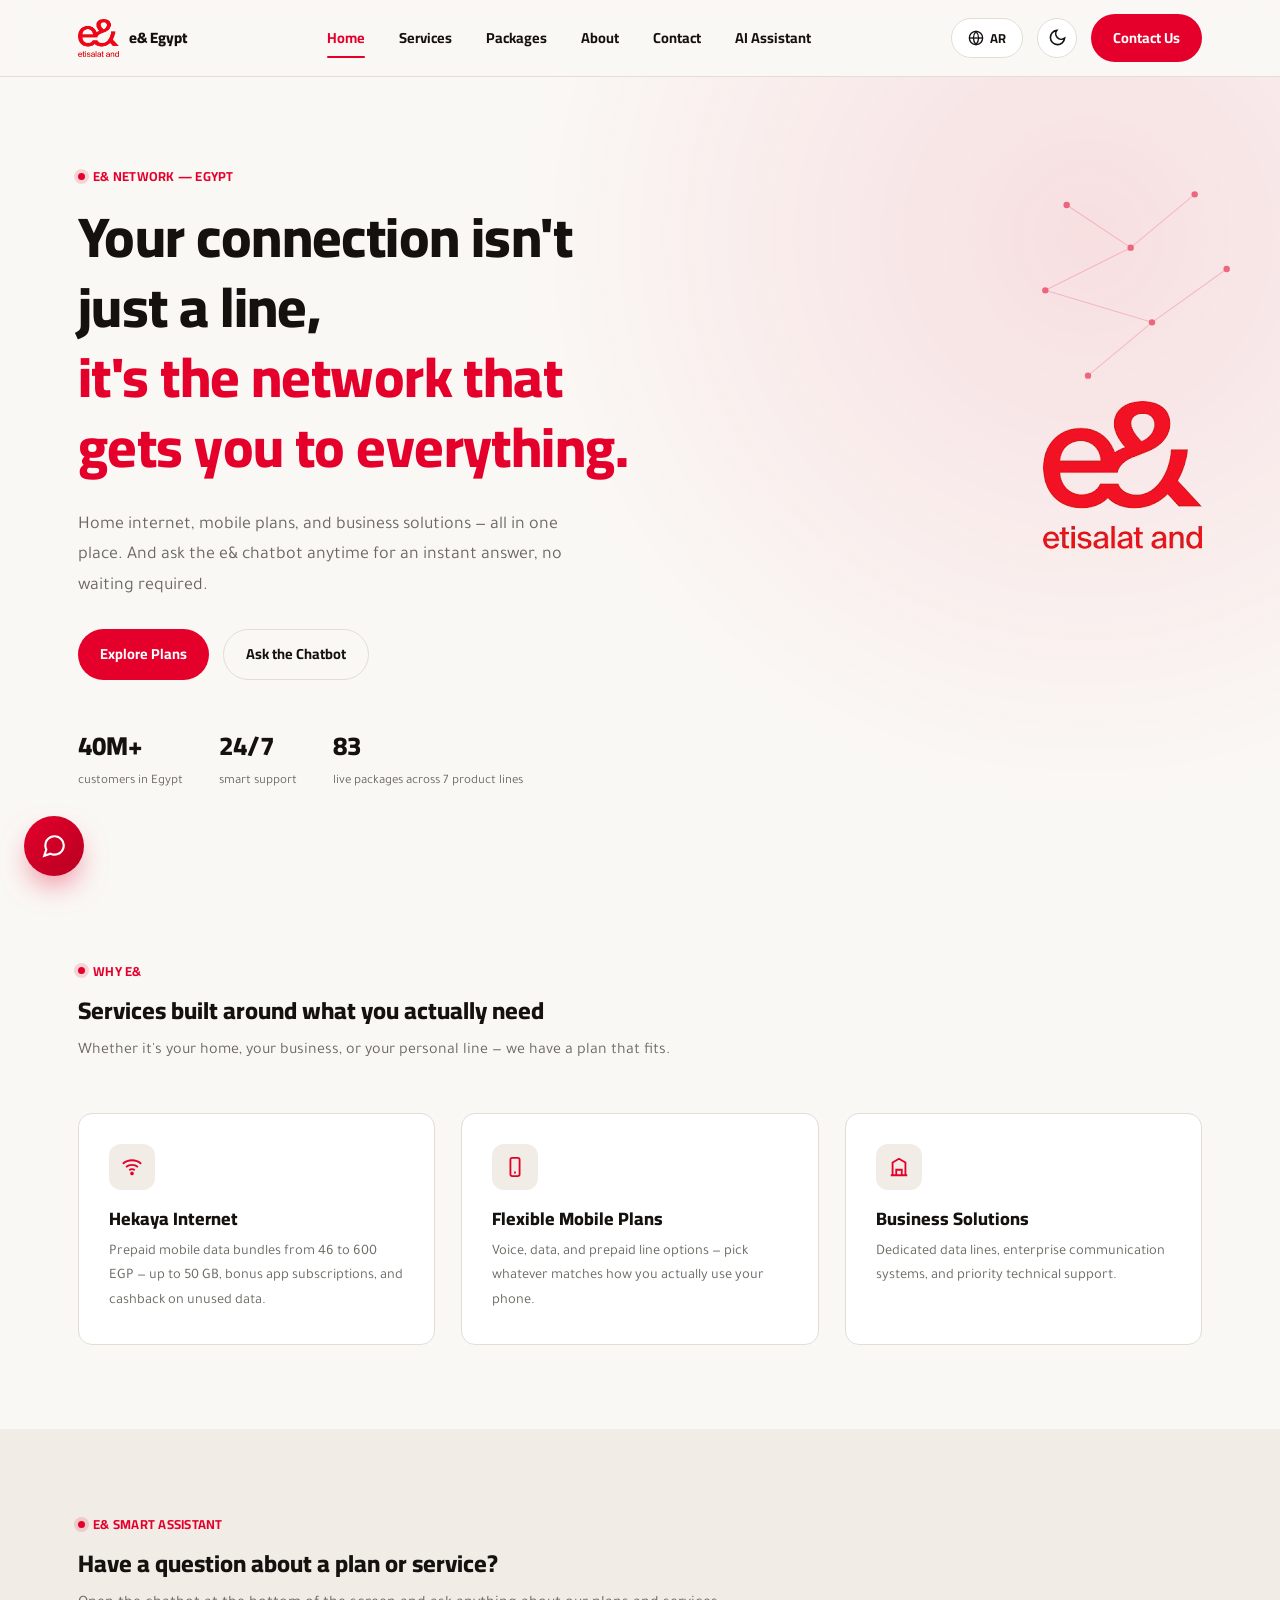
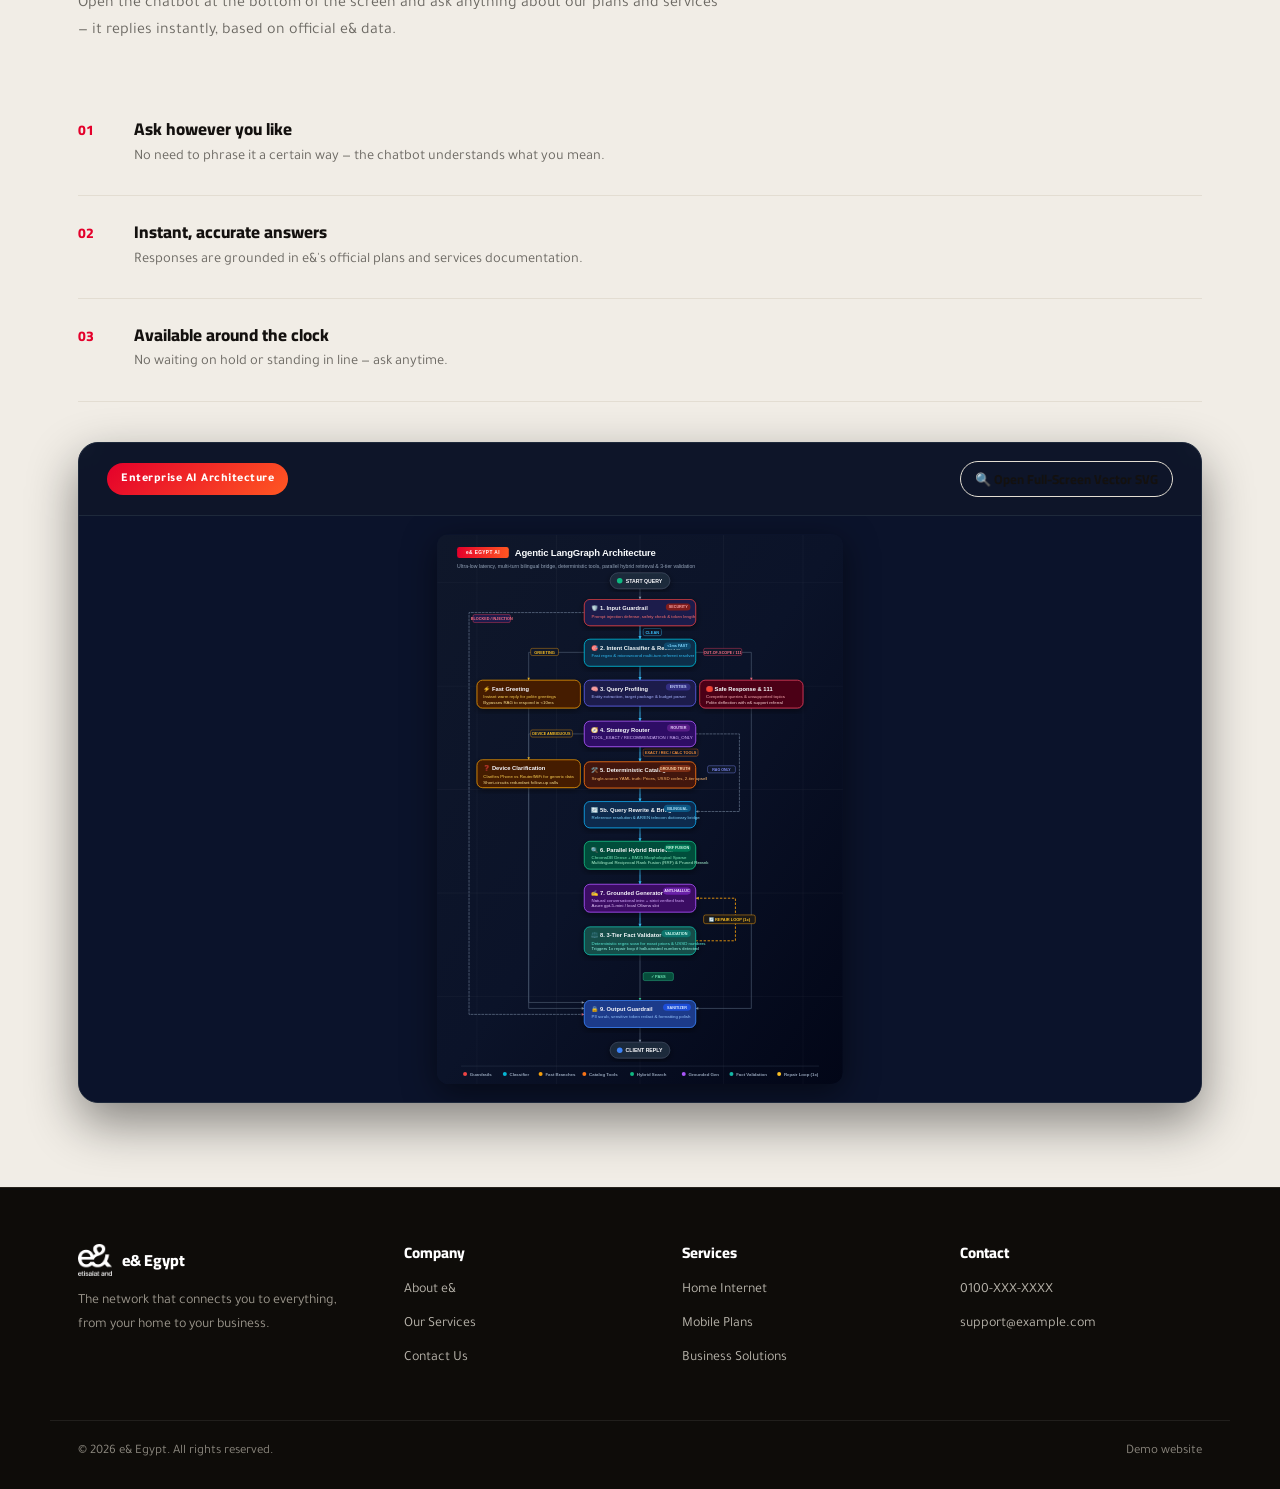
<file: site/index.html>
<!DOCTYPE html>
<html lang="en">
<head>
<meta charset="UTF-8">
<meta name="viewport" content="width=device-width, initial-scale=1.0">
<title>e& Egypt | Connecting What Matters</title>
<link rel="stylesheet" href="assets/style.css?v=20260908_chatbot_v1">
<script src="assets/theme.js?v=20260905_rich_v4"></script>
<script src="assets/translations.js?v=20260905_rich_v4"></script>
<script src="assets/lang.js?v=20260905_rich_v4"></script>
</head>

<body>

<header class="site-header">
  <div class="container">
    <a href="index.html" class="brand">
      <img src="assets/logo.png" alt="e& logo">
      <span data-i18n="brand.name">e& Egypt</span>
    </a>
    <nav class="nav">
      <a href="index.html" class="active" data-i18n="nav.home">Home</a>
      <a href="services.html" data-i18n="nav.services">Services</a>
      <a href="packages.html" data-i18n="nav.packages">Packages</a>
      <a href="about.html" data-i18n="nav.about">About</a>
      <a href="contact.html" data-i18n="nav.contact">Contact</a>
      <a href="chatbot.html" data-i18n="nav.chatbot">AI Assistant</a>
    </nav>
    <div class="header-actions">
      <button id="lang-toggle" class="lang-toggle" aria-label="Switch language">
        <svg viewBox="0 0 24 24" fill="none" stroke="currentColor" stroke-width="2"><circle cx="12" cy="12" r="10"></circle><line x1="2" y1="12" x2="22" y2="12"></line><path d="M12 2a15 15 0 0 1 0 20 15 15 0 0 1 0-20z"></path></svg>
        <span id="lang-toggle-label">AR</span>
      </button>
      <button id="theme-toggle" class="theme-toggle" aria-label="Toggle dark mode">
        <svg class="moon" viewBox="0 0 24 24" fill="none" stroke="currentColor" stroke-width="2"><path d="M21 12.8A9 9 0 1 1 11.2 3 7 7 0 0 0 21 12.8z"></path></svg>
        <svg class="sun" viewBox="0 0 24 24" fill="none" stroke="currentColor" stroke-width="2"><circle cx="12" cy="12" r="4"></circle><path d="M12 2v2M12 20v2M4.9 4.9l1.4 1.4M17.7 17.7l1.4 1.4M2 12h2M20 12h2M4.9 19.1l1.4-1.4M17.7 6.3l1.4-1.4"></path></svg>
      </button>
      <a href="contact.html" class="btn btn-primary" data-i18n="nav.contactBtn">Contact Us</a>
    </div>
  </div>
</header>

<section class="hero">
  <svg class="signal-grid" viewBox="0 0 1200 700" preserveAspectRatio="xMidYMid slice">
    <g fill="#E4002B">
      <circle cx="1000" cy="120" r="3"></circle>
      <circle cx="1060" cy="160" r="3"></circle>
      <circle cx="1120" cy="110" r="3"></circle>
      <circle cx="980" cy="200" r="3"></circle>
      <circle cx="1080" cy="230" r="3"></circle>
      <circle cx="1150" cy="180" r="3"></circle>
      <circle cx="1020" cy="280" r="3"></circle>
    </g>
    <g stroke="#E4002B" stroke-width="1" opacity="0.35">
      <line x1="1000" y1="120" x2="1060" y2="160"></line>
      <line x1="1060" y1="160" x2="1120" y2="110"></line>
      <line x1="1060" y1="160" x2="980" y2="200"></line>
      <line x1="980" y1="200" x2="1080" y2="230"></line>
      <line x1="1080" y1="230" x2="1150" y2="180"></line>
      <line x1="1080" y1="230" x2="1020" y2="280"></line>
    </g>
  </svg>
  <div class="container hero-inner">
    <div>
      <div class="eyebrow" data-i18n="home.eyebrow">e& Network — Egypt</div>
      <h1 data-i18n-html="home.h1">Your connection isn't just a line,<br><em>it's the network that gets you to everything.</em></h1>
      <p class="lead" data-i18n="home.lead">Home internet, mobile plans, and business solutions — all in one place. And ask the e& chatbot anytime for an instant answer, no waiting required.</p>
      <div class="hero-cta">
        <a href="services.html" class="btn btn-primary" data-i18n="home.ctaPrimary">Explore Plans</a>
        <a href="chatbot.html" class="btn btn-outline" data-i18n="home.ctaSecondary">Ask the Chatbot</a>
      </div>
      <div class="hero-stats">
        <div class="stat"><b data-i18n="home.stat1n">40M+</b><span data-i18n="home.stat1s">customers in Egypt</span></div>
        <div class="stat"><b data-i18n="home.stat2n">24/7</b><span data-i18n="home.stat2s">smart support</span></div>
        <div class="stat"><b data-i18n="home.stat3n">83</b><span data-i18n="home.stat3s">live packages across 7 product lines</span></div>
      </div>
    </div>
    <div class="hero-visual">
      <img src="assets/logo.png" alt="e& logo" style="width:100%; opacity:.94;">
    </div>
  </div>
</section>

<section>
  <div class="container">
    <div class="section-head">
      <div class="eyebrow" data-i18n="home.whyEyebrow">Why e&</div>
      <h2 data-i18n="home.whyH2">Services built around what you actually need</h2>
      <p data-i18n="home.whyLead">Whether it's your home, your business, or your personal line — we have a plan that fits.</p>
    </div>
    <div class="grid-3">
      <div class="card">
        <div class="icon">
          <svg width="22" height="22" viewBox="0 0 24 24" fill="none" stroke="currentColor" stroke-width="2"><path d="M2 8.5a15 15 0 0 1 20 0M5.5 12a10 10 0 0 1 13 0M9 15.5a5 5 0 0 1 6 0"></path><circle cx="12" cy="19" r="1" fill="currentColor"></circle></svg>
        </div>
        <h3 data-i18n="home.card1h">Hekaya Internet</h3>
        <p data-i18n="home.card1p">Prepaid mobile data bundles from 46 to 600 EGP — up to 50 GB, bonus app subscriptions, and cashback on unused data.</p>
      </div>
      <div class="card">
        <div class="icon">
          <svg width="22" height="22" viewBox="0 0 24 24" fill="none" stroke="currentColor" stroke-width="2"><rect x="7" y="2" width="10" height="20" rx="2"></rect><line x1="11" y1="18" x2="13" y2="18"></line></svg>
        </div>
        <h3 data-i18n="home.card2h">Flexible Mobile Plans</h3>
        <p data-i18n="home.card2p">Voice, data, and prepaid line options — pick whatever matches how you actually use your phone.</p>
      </div>
      <div class="card">
        <div class="icon">
          <svg width="22" height="22" viewBox="0 0 24 24" fill="none" stroke="currentColor" stroke-width="2"><path d="M3 21h18M5 21V7l7-4 7 4v14M9 21v-6h6v6"></path></svg>
        </div>
        <h3 data-i18n="home.card3h">Business Solutions</h3>
        <p data-i18n="home.card3p">Dedicated data lines, enterprise communication systems, and priority technical support.</p>
      </div>
    </div>
  </div>
</section>

<section class="section-alt" id="faq">
  <div class="container">
    <div class="section-head">
      <div class="eyebrow" data-i18n="home.faqEyebrow">e& Smart Assistant</div>
      <h2 data-i18n="home.faqH2">Have a question about a plan or service?</h2>
      <p data-i18n="home.faqLead">Open the chatbot at the bottom of the screen and ask anything about our plans and services — it replies instantly, based on official e& data.</p>
    </div>
    <div class="value-row">
      <span class="n">01</span>
      <div><h4 data-i18n="home.row1h">Ask however you like</h4><p data-i18n="home.row1p">No need to phrase it a certain way — the chatbot understands what you mean.</p></div>
    </div>
    <div class="value-row">
      <span class="n">02</span>
      <div><h4 data-i18n="home.row2h">Instant, accurate answers</h4><p data-i18n="home.row2p">Responses are grounded in e&'s official plans and services documentation.</p></div>
    </div>
    <div class="value-row">
      <span class="n">03</span>
      <div><h4 data-i18n="home.row3h">Available around the clock</h4><p data-i18n="home.row3p">No waiting on hold or standing in line — ask anytime.</p></div>
    </div>

    <div class="architecture-card" style="margin-top:40px;">
      <div class="architecture-card-header">
        <span class="badge" data-i18n="about.archEyebrow">Agentic AI Architecture</span>
        <a href="about.html#architecture" class="btn btn-outline" style="padding:6px 14px; font-size:13px;" data-i18n="about.archOpen">🔍 Open Full Diagram</a>
      </div>
      <div class="architecture-img-wrap" style="padding:18px;">
        <img src="assets/agentic_rag_graph.svg" alt="e& Egypt Agentic LangGraph Architecture" class="architecture-img" style="max-height:550px;">
      </div>
    </div>
  </div>
</section>


<footer class="site-footer">
  <div class="container">
    <div>
      <div class="foot-brand">
        <img src="assets/logo.png" alt="e& logo">
        <span data-i18n="brand.name">e& Egypt</span>
      </div>
      <p style="color:#B9B5AC; font-size:14px; max-width:280px;" data-i18n="footer.tagline">The network that connects you to everything, from your home to your business.</p>
    </div>
    <div>
      <h4 data-i18n="footer.company">Company</h4>
      <a href="about.html" data-i18n="footer.about">About e&</a>
      <a href="services.html" data-i18n="footer.services">Our Services</a>
      <a href="contact.html" data-i18n="footer.contact">Contact Us</a>
    </div>
    <div>
      <h4 data-i18n="footer.servicesHead">Services</h4>
      <a href="services.html" data-i18n="footer.home">Home Internet</a>
      <a href="services.html" data-i18n="footer.mobile">Mobile Plans</a>
      <a href="services.html" data-i18n="footer.business">Business Solutions</a>
    </div>
    <div>
      <h4 data-i18n="footer.contactHead">Contact</h4>
      <a href="tel:0100">0100-XXX-XXXX</a>
      <a href="mailto:support@example.com">support@example.com</a>
    </div>
  </div>
  <div class="footer-bottom">
    <span data-i18n="footer.rights">© 2026 e& Egypt. All rights reserved.</span>
    <span data-i18n="footer.demo">Demo website</span>
  </div>
</footer>

<button id="chat-launcher" aria-label="Open chatbot">
  <svg width="26" height="26" viewBox="0 0 24 24" fill="none" stroke="white" stroke-width="2"><path d="M21 11.5a8.4 8.4 0 0 1-.9 3.8 8.5 8.5 0 0 1-7.6 4.7 8.4 8.4 0 0 1-3.8-.9L3 21l1.9-5.7a8.4 8.4 0 0 1-.9-3.8 8.5 8.5 0 0 1 4.7-7.6 8.4 8.4 0 0 1 3.8-.9h.5a8.48 8.48 0 0 1 8 8v.5z"></path></svg>
</button>
<div id="chat-panel">
  <div class="chat-head">
    <span class="dot"></span>
    <div><b data-i18n="chat.title">e& Assistant</b><small data-i18n="chat.subtitle">Usually replies in seconds</small></div>
    <button id="chat-close" aria-label="Close">✕</button>
  </div>
  <div class="chat-model-bar">
    <span class="chat-model-label" data-i18n="chat.modelSelectorLabel">Model:</span>
    <div class="model-toggle-group">
      <button type="button" class="model-btn active" data-model="cloud">
        <span class="icon">☁️</span>
        <span data-i18n="chat.modelCloud">Cloud (GPT-4o mini)</span>
      </button>
      <button type="button" class="model-btn" data-model="local">
        <span class="icon">⚡</span>
        <span data-i18n="chat.modelLocal">Local GPU (DeepSeek-R1 7B)</span>
      </button>
    </div>
  </div>
  <div class="chat-body" id="chat-body">
    <div class="msg bot" data-i18n="chat.greeting">Hi! I'm the e& smart assistant 👋 Ask me about any plan or service.</div>
  </div>
  <form class="chat-input" id="chat-form">
    <input type="text" id="chat-input" placeholder="Type your question..." data-i18n-ph="chat.placeholder" autocomplete="off">
    <button type="submit" aria-label="Send">
      <svg width="18" height="18" viewBox="0 0 24 24" fill="none" stroke="white" stroke-width="2"><line x1="22" y1="2" x2="11" y2="13"></line><polygon points="22 2 15 22 11 13 2 9 22 2"></polygon></svg>
    </button>
  </form>
</div>

<script src="assets/chat.js?v=20260908_anim_v2"></script>
</body>
</html>
</file>
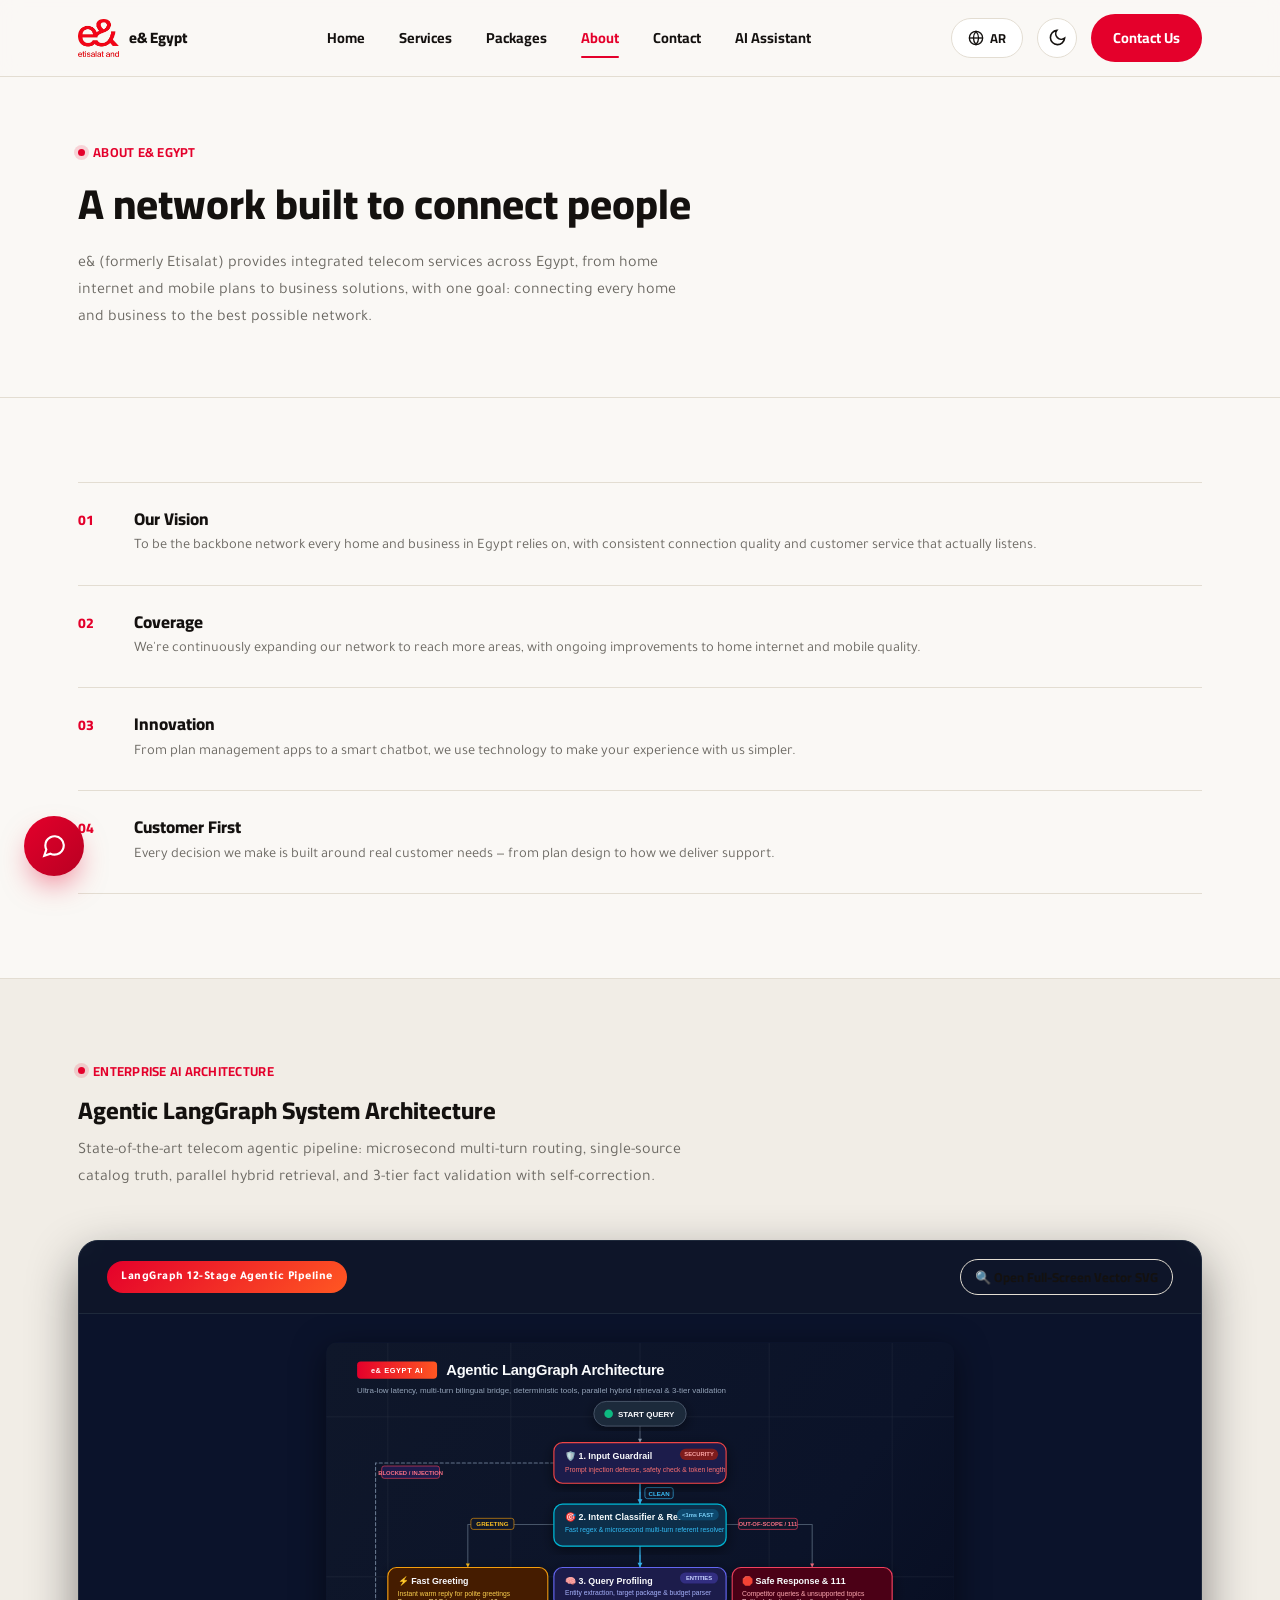
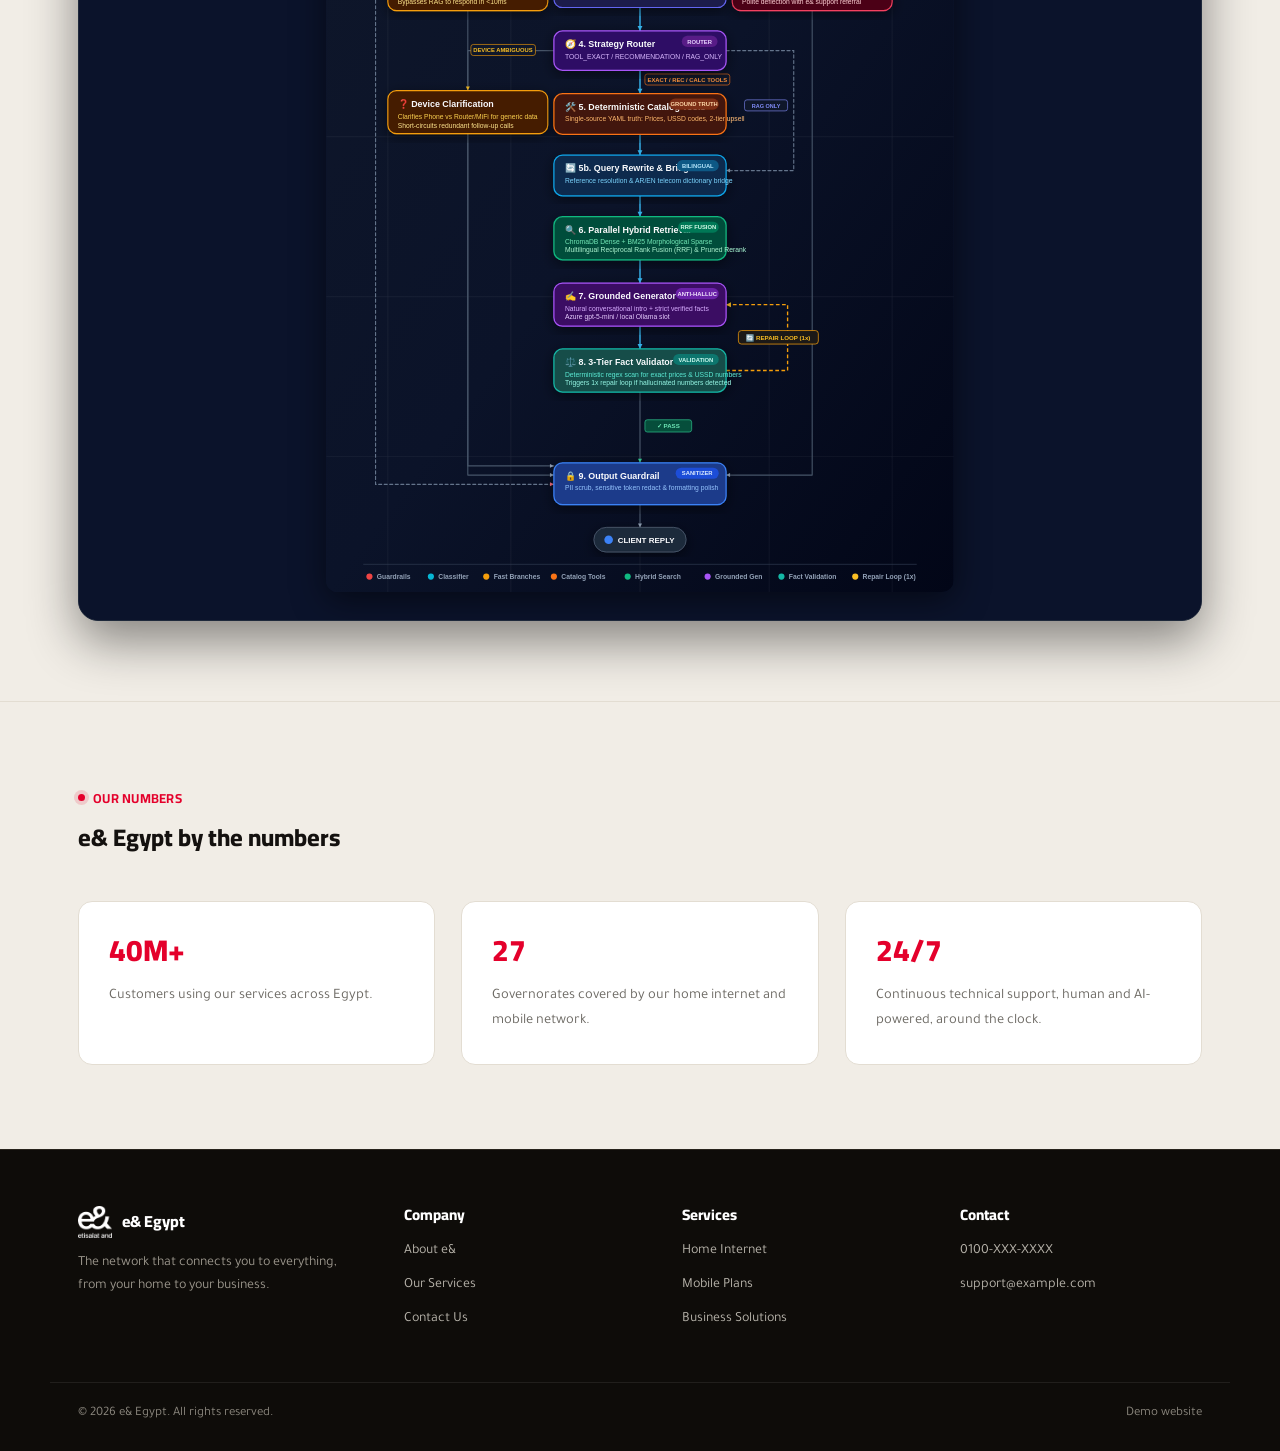
<file: site/about.html>
<!DOCTYPE html>
<html lang="en">
<head>
<meta charset="UTF-8">
<meta name="viewport" content="width=device-width, initial-scale=1.0">
<title>About | e& Egypt</title>
<link rel="stylesheet" href="assets/style.css?v=20260908_chatbot_v1">
<script src="assets/theme.js?v=5"></script>
<script src="assets/translations.js?v=5"></script>
<script src="assets/lang.js?v=5"></script>
</head>

<body>

<header class="site-header">
  <div class="container">
    <a href="index.html" class="brand">
      <img src="assets/logo.png" alt="e& logo">
      <span data-i18n="brand.name">e& Egypt</span>
    </a>
    <nav class="nav">
      <a href="index.html" data-i18n="nav.home">Home</a>
      <a href="services.html" data-i18n="nav.services">Services</a>
      <a href="packages.html" data-i18n="nav.packages">Packages</a>
      <a href="about.html" class="active" data-i18n="nav.about">About</a>
      <a href="contact.html" data-i18n="nav.contact">Contact</a>
      <a href="chatbot.html" data-i18n="nav.chatbot">AI Assistant</a>
    </nav>
    <div class="header-actions">
      <button id="lang-toggle" class="lang-toggle" aria-label="Switch language">
        <svg viewBox="0 0 24 24" fill="none" stroke="currentColor" stroke-width="2"><circle cx="12" cy="12" r="10"></circle><line x1="2" y1="12" x2="22" y2="12"></line><path d="M12 2a15 15 0 0 1 0 20 15 15 0 0 1 0-20z"></path></svg>
        <span id="lang-toggle-label">AR</span>
      </button>
      <button id="theme-toggle" class="theme-toggle" aria-label="Toggle dark mode">
        <svg class="moon" viewBox="0 0 24 24" fill="none" stroke="currentColor" stroke-width="2"><path d="M21 12.8A9 9 0 1 1 11.2 3 7 7 0 0 0 21 12.8z"></path></svg>
        <svg class="sun" viewBox="0 0 24 24" fill="none" stroke="currentColor" stroke-width="2"><circle cx="12" cy="12" r="4"></circle><path d="M12 2v2M12 20v2M4.9 4.9l1.4 1.4M17.7 17.7l1.4 1.4M2 12h2M20 12h2M4.9 19.1l1.4-1.4M17.7 6.3l1.4-1.4"></path></svg>
      </button>
      <a href="contact.html" class="btn btn-primary" data-i18n="nav.contactBtn">Contact Us</a>
    </div>
  </div>
</header>

<section class="page-hero">
  <div class="container">
    <div class="eyebrow" data-i18n="about.eyebrow">About e& Egypt</div>
    <h1 data-i18n="about.h1">A network built to connect people</h1>
    <p style="max-width:600px; font-size:16px;" data-i18n="about.lead">e& (formerly Etisalat) provides integrated telecom services across Egypt, from home internet and mobile plans to business solutions, with one goal: connecting every home and business to the best possible network.</p>
  </div>
</section>

<section>
  <div class="container">
    <div class="value-row">
      <span class="n">01</span>
      <div><h4 data-i18n="about.r1h">Our Vision</h4><p data-i18n="about.r1p">To be the backbone network every home and business in Egypt relies on, with consistent connection quality and customer service that actually listens.</p></div>
    </div>
    <div class="value-row">
      <span class="n">02</span>
      <div><h4 data-i18n="about.r2h">Coverage</h4><p data-i18n="about.r2p">We're continuously expanding our network to reach more areas, with ongoing improvements to home internet and mobile quality.</p></div>
    </div>
    <div class="value-row">
      <span class="n">03</span>
      <div><h4 data-i18n="about.r3h">Innovation</h4><p data-i18n="about.r3p">From plan management apps to a smart chatbot, we use technology to make your experience with us simpler.</p></div>
    </div>
    <div class="value-row">
      <span class="n">04</span>
      <div><h4 data-i18n="about.r4h">Customer First</h4><p data-i18n="about.r4p">Every decision we make is built around real customer needs — from plan design to how we deliver support.</p></div>
    </div>
  </div>
</section>

<section class="architecture-section" id="architecture">
  <div class="container">
    <div class="section-head">
      <div class="eyebrow" data-i18n="about.archEyebrow">Enterprise AI Architecture</div>
      <h2 data-i18n="about.archH2">Agentic LangGraph System Architecture</h2>
      <p data-i18n="about.archLead">State-of-the-art telecom agentic pipeline: microsecond multi-turn routing, single-source catalog truth, parallel hybrid retrieval, and 3-tier fact validation with self-correction.</p>
    </div>
    <div class="architecture-card">
      <div class="architecture-card-header">
        <span class="badge">LangGraph 12-Stage Agentic Pipeline</span>
        <div class="architecture-card-actions">
          <a href="assets/agentic_rag_graph.svg" target="_blank" class="btn btn-outline" style="padding:6px 14px; font-size:13px;" data-i18n="about.archOpen">🔍 Open Full-Screen Vector SVG</a>
        </div>
      </div>
      <div class="architecture-img-wrap">
        <img src="assets/agentic_rag_graph.svg" alt="e& Egypt Agentic LangGraph Architecture" class="architecture-img">
      </div>
    </div>
  </div>
</section>

<section class="section-alt">

  <div class="container">
    <div class="section-head">
      <div class="eyebrow" data-i18n="about.numEyebrow">Our Numbers</div>
      <h2 data-i18n="about.numH2">e& Egypt by the numbers</h2>
    </div>
    <div class="grid-3">
      <div class="card">
        <h3 style="color:#E4002B; font-size:30px;" data-i18n="about.n1">40M+</h3>
        <p data-i18n="about.n1p">Customers using our services across Egypt.</p>
      </div>
      <div class="card">
        <h3 style="color:#E4002B; font-size:30px;" data-i18n="about.n2">27</h3>
        <p data-i18n="about.n2p">Governorates covered by our home internet and mobile network.</p>
      </div>
      <div class="card">
        <h3 style="color:#E4002B; font-size:30px;" data-i18n="about.n3">24/7</h3>
        <p data-i18n="about.n3p">Continuous technical support, human and AI-powered, around the clock.</p>
      </div>
    </div>
  </div>
</section>

<footer class="site-footer">
  <div class="container">
    <div>
      <div class="foot-brand">
        <img src="assets/logo.png" alt="e& logo">
        <span data-i18n="brand.name">e& Egypt</span>
      </div>
      <p style="color:#B9B5AC; font-size:14px; max-width:280px;" data-i18n="footer.tagline">The network that connects you to everything, from your home to your business.</p>
    </div>
    <div>
      <h4 data-i18n="footer.company">Company</h4>
      <a href="about.html" data-i18n="footer.about">About e&</a>
      <a href="services.html" data-i18n="footer.services">Our Services</a>
      <a href="contact.html" data-i18n="footer.contact">Contact Us</a>
    </div>
    <div>
      <h4 data-i18n="footer.servicesHead">Services</h4>
      <a href="services.html" data-i18n="footer.home">Home Internet</a>
      <a href="services.html" data-i18n="footer.mobile">Mobile Plans</a>
      <a href="services.html" data-i18n="footer.business">Business Solutions</a>
    </div>
    <div>
      <h4 data-i18n="footer.contactHead">Contact</h4>
      <a href="tel:0100">0100-XXX-XXXX</a>
      <a href="mailto:support@example.com">support@example.com</a>
    </div>
  </div>
  <div class="footer-bottom">
    <span data-i18n="footer.rights">© 2026 e& Egypt. All rights reserved.</span>
    <span data-i18n="footer.demo">Demo website</span>
  </div>
</footer>

<button id="chat-launcher" aria-label="Open chatbot">
  <svg width="26" height="26" viewBox="0 0 24 24" fill="none" stroke="white" stroke-width="2"><path d="M21 11.5a8.4 8.4 0 0 1-.9 3.8 8.5 8.5 0 0 1-7.6 4.7 8.4 8.4 0 0 1-3.8-.9L3 21l1.9-5.7a8.4 8.4 0 0 1-.9-3.8 8.5 8.5 0 0 1 4.7-7.6 8.4 8.4 0 0 1 3.8-.9h.5a8.48 8.48 0 0 1 8 8v.5z"></path></svg>
</button>
<div id="chat-panel">
  <div class="chat-head">
    <span class="dot"></span>
    <div><b data-i18n="chat.title">e& Assistant</b><small data-i18n="chat.subtitle">Usually replies in seconds</small></div>
    <button id="chat-close" aria-label="Close">✕</button>
  </div>
  <div class="chat-model-bar">
    <span class="chat-model-label" data-i18n="chat.modelSelectorLabel">Model:</span>
    <div class="model-toggle-group">
      <button type="button" class="model-btn active" data-model="cloud">
        <span class="icon">☁️</span>
        <span data-i18n="chat.modelCloud">Cloud (GPT-4o mini)</span>
      </button>
      <button type="button" class="model-btn" data-model="local">
        <span class="icon">⚡</span>
        <span data-i18n="chat.modelLocal">Local GPU (DeepSeek-R1 7B)</span>
      </button>
    </div>
  </div>
  <div class="chat-body" id="chat-body">
    <div class="msg bot" data-i18n="chat.greeting">Hi! I'm the e& smart assistant 👋 Ask me about any plan or service.</div>
  </div>
  <form class="chat-input" id="chat-form">
    <input type="text" id="chat-input" placeholder="Type your question..." data-i18n-ph="chat.placeholder" autocomplete="off">
    <button type="submit" aria-label="Send">
      <svg width="18" height="18" viewBox="0 0 24 24" fill="none" stroke="white" stroke-width="2"><line x1="22" y1="2" x2="11" y2="13"></line><polygon points="22 2 15 22 11 13 2 9 22 2"></polygon></svg>
    </button>
  </form>
</div>

<script src="assets/chat.js?v=20260908_anim_v2"></script>
</body>
</html>
</file>
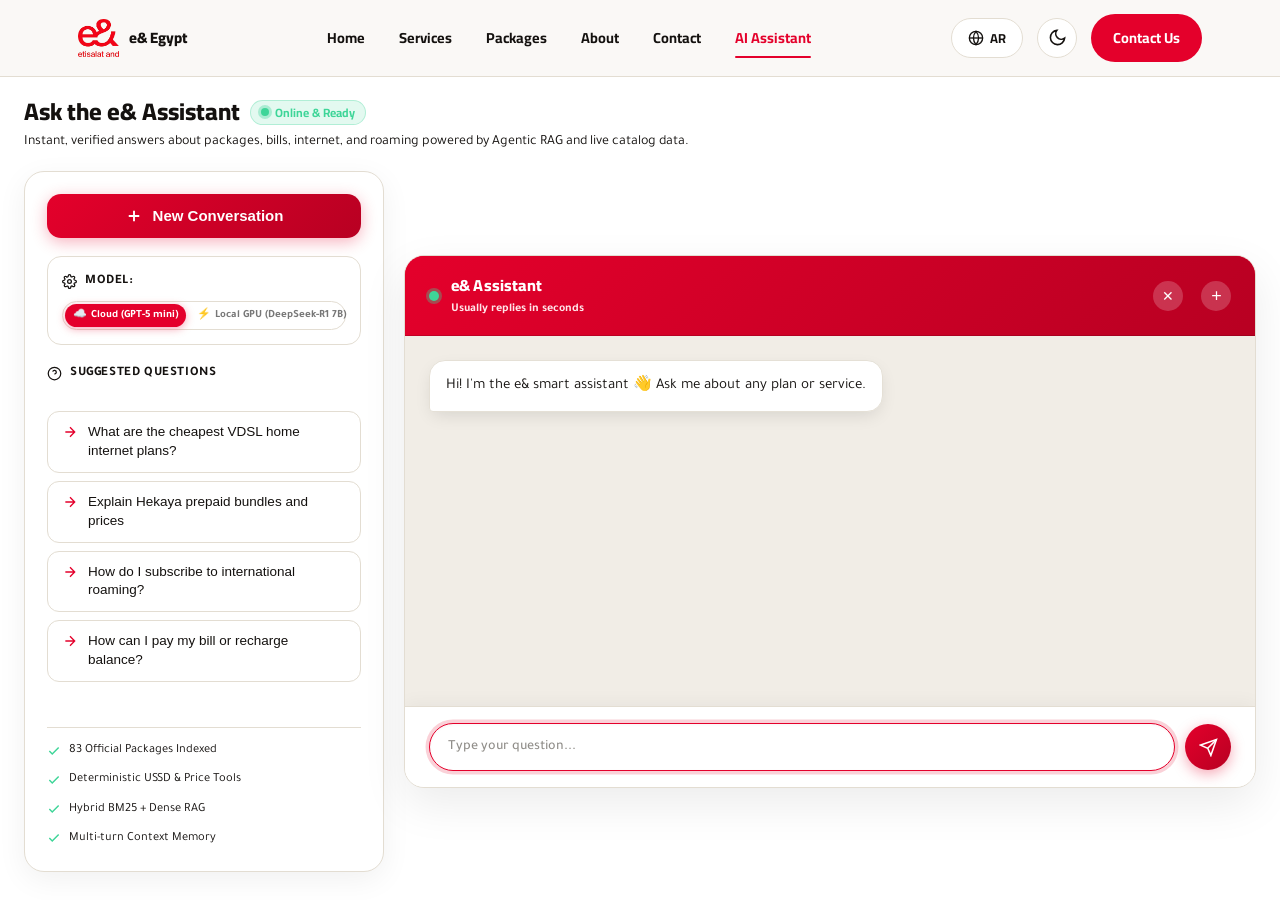
<file: site/chatbot.html>
<!DOCTYPE html>
<html lang="en">
<head>
<meta charset="UTF-8">
<meta name="viewport" content="width=device-width, initial-scale=1.0">
<title data-i18n="chatbot.pageTitle">e& Egypt | AI Smart Assistant</title>
<link rel="stylesheet" href="assets/style.css?v=20260908_chatbot_v1">
<script src="assets/theme.js?v=20260908_v1"></script>
<script src="assets/translations.js?v=20260908_v1"></script>
<script src="assets/lang.js?v=20260908_v1"></script>
</head>

<body class="chatbot-page">

<header class="site-header">
  <div class="container">
    <a href="index.html" class="brand">
      <img src="assets/logo.png" alt="e& logo">
      <span data-i18n="brand.name">e& Egypt</span>
    </a>
    <nav class="nav">
      <a href="index.html" data-i18n="nav.home">Home</a>
      <a href="services.html" data-i18n="nav.services">Services</a>
      <a href="packages.html" data-i18n="nav.packages">Packages</a>
      <a href="about.html" data-i18n="nav.about">About</a>
      <a href="contact.html" data-i18n="nav.contact">Contact</a>
      <a href="chatbot.html" class="active" data-i18n="nav.chatbot">AI Assistant</a>
    </nav>
    <div class="header-actions">
      <button id="lang-toggle" class="lang-toggle" aria-label="Switch language">
        <svg viewBox="0 0 24 24" fill="none" stroke="currentColor" stroke-width="2"><circle cx="12" cy="12" r="10"></circle><line x1="2" y1="12" x2="22" y2="12"></line><path d="M12 2a15 15 0 0 1 0 20 15 15 0 0 1 0-20z"></path></svg>
        <span id="lang-toggle-label">AR</span>
      </button>
      <button id="theme-toggle" class="theme-toggle" aria-label="Toggle dark mode">
        <svg class="moon" viewBox="0 0 24 24" fill="none" stroke="currentColor" stroke-width="2"><path d="M21 12.8A9 9 0 1 1 11.2 3 7 7 0 0 0 21 12.8z"></path></svg>
        <svg class="sun" viewBox="0 0 24 24" fill="none" stroke="currentColor" stroke-width="2"><circle cx="12" cy="12" r="4"></circle><path d="M12 2v2M12 20v2M4.9 4.9l1.4 1.4M17.7 17.7l1.4 1.4M2 12h2M20 12h2M4.9 19.1l1.4-1.4M17.7 6.3l1.4-1.4"></path></svg>
      </button>
      <a href="contact.html" class="btn btn-primary" data-i18n="nav.contactBtn">Contact Us</a>
    </div>
  </div>
</header>

<main class="chatbot-layout-wrapper">
  <div class="chatbot-top-bar">
    <div class="chatbot-title-group">
      <h1>
        <span data-i18n="chatbot.h1">Ask the e& Assistant</span>
        <span class="live-badge">
          <span class="pulse-dot"></span>
          <span data-i18n="chatbot.status">Online & Ready</span>
        </span>
      </h1>
      <p data-i18n="chatbot.lead">Instant, verified answers about packages, bills, internet, and roaming powered by Agentic RAG and live catalog data.</p>
    </div>
  </div>

  <div class="chatbot-grid">
    <!-- Left / Control Sidebar -->
    <aside class="chatbot-sidebar">
      <button type="button" class="sidebar-new-chat-btn" id="sidebar-new-chat">
        <svg width="18" height="18" viewBox="0 0 24 24" fill="none" stroke="currentColor" stroke-width="2.5"><path d="M12 5v14M5 12h14"></path></svg>
        <span data-i18n="chatbot.newChat">New Conversation</span>
      </button>

      <div class="sidebar-model-box">
        <div class="sidebar-section-title">
          <svg width="15" height="15" viewBox="0 0 24 24" fill="none" stroke="currentColor" stroke-width="2"><circle cx="12" cy="12" r="3"></circle><path d="M19.4 15a1.65 1.65 0 0 0 .33 1.82l.06.06a2 2 0 0 1 0 2.83 2 2 0 0 1-2.83 0l-.06-.06a1.65 1.65 0 0 0-1.82-.33 1.65 1.65 0 0 0-1 1.51V21a2 2 0 0 1-2 2 2 2 0 0 1-2-2v-.09A1.65 1.65 0 0 0 9 19.4a1.65 1.65 0 0 0-1.82.33l-.06.06a2 2 0 0 1-2.83 0 2 2 0 0 1 0-2.83l.06-.06a1.65 1.65 0 0 0 .33-1.82 1.65 1.65 0 0 0-1.51-1H3a2 2 0 0 1-2-2 2 2 0 0 1 2-2h.09A1.65 1.65 0 0 0 4.6 9a1.65 1.65 0 0 0-.33-1.82l-.06-.06a2 2 0 0 1 0-2.83 2 2 0 0 1 2.83 0l.06.06a1.65 1.65 0 0 0 1.82.33H9a1.65 1.65 0 0 0 1-1.51V3a2 2 0 0 1 2-2 2 2 0 0 1 2 2v.09a1.65 1.65 0 0 0 1 1.51 1.65 1.65 0 0 0 1.82-.33l.06-.06a2 2 0 0 1 2.83 0 2 2 0 0 1 0 2.83l-.06.06a1.65 1.65 0 0 0-.33 1.82V9a1.65 1.65 0 0 0 1.51 1H21a2 2 0 0 1 2 2 2 2 0 0 1-2 2h-.09a1.65 1.65 0 0 0-1.51 1z"></path></svg>
          <span data-i18n="chat.modelSelectorLabel">Model:</span>
        </div>
        <div class="model-toggle-group" style="width:100%;">
          <button type="button" class="model-btn active" data-model="cloud" style="flex:1;">
            <span class="icon">☁️</span>
            <span data-i18n="chat.modelCloud">Cloud (GPT-5 mini)</span>
          </button>
          <button type="button" class="model-btn" data-model="local" style="flex:1;">
            <span class="icon">⚡</span>
            <span data-i18n="chat.modelLocal">Local GPU (DeepSeek-R1 7B)</span>
          </button>
        </div>
      </div>

      <div class="sidebar-section-title">
        <svg width="15" height="15" viewBox="0 0 24 24" fill="none" stroke="currentColor" stroke-width="2"><circle cx="12" cy="12" r="10"></circle><path d="M9.09 9a3 3 0 0 1 5.83 1c0 2-3 3-3 3"></path><line x1="12" y1="17" x2="12.01" y2="17"></line></svg>
        <span data-i18n="chatbot.sidebarTitle">Suggested Questions</span>
      </div>

      <div class="quick-prompts-list">
        <button type="button" class="quick-prompt-btn" data-prompt="ما هي أرخص باقات النت المنزلي VDSL؟" data-prompt-en="What are the cheapest VDSL home internet plans?">
          <svg class="prompt-icon" width="16" height="16" viewBox="0 0 24 24" fill="none" stroke="currentColor" stroke-width="2"><path d="M5 12h14M12 5l7 7-7 7"></path></svg>
          <span data-i18n="chatbot.q1">What are the cheapest VDSL home internet plans?</span>
        </button>

        <button type="button" class="quick-prompt-btn" data-prompt="تفاصيل باقات حكاية وأسعارها الرسمية" data-prompt-en="Explain Hekaya prepaid bundles and prices">
          <svg class="prompt-icon" width="16" height="16" viewBox="0 0 24 24" fill="none" stroke="currentColor" stroke-width="2"><path d="M5 12h14M12 5l7 7-7 7"></path></svg>
          <span data-i18n="chatbot.q2">Explain Hekaya prepaid bundles and prices</span>
        </button>

        <button type="button" class="quick-prompt-btn" data-prompt="كيفية الاشتراك في باقات التجوال الدولي؟" data-prompt-en="How do I subscribe to international roaming?">
          <svg class="prompt-icon" width="16" height="16" viewBox="0 0 24 24" fill="none" stroke="currentColor" stroke-width="2"><path d="M5 12h14M12 5l7 7-7 7"></path></svg>
          <span data-i18n="chatbot.q3">How do I subscribe to international roaming?</span>
        </button>

        <button type="button" class="quick-prompt-btn" data-prompt="طرق دفع الفاتورة وشحن الرصيد" data-prompt-en="How can I pay my bill or recharge balance?">
          <svg class="prompt-icon" width="16" height="16" viewBox="0 0 24 24" fill="none" stroke="currentColor" stroke-width="2"><path d="M5 12h14M12 5l7 7-7 7"></path></svg>
          <span data-i18n="chatbot.q4">How can I pay my bill or recharge balance?</span>
        </button>
      </div>

      <div class="capabilities-list">
        <div class="capability-item">
          <svg width="14" height="14" viewBox="0 0 24 24" fill="none" stroke="currentColor" stroke-width="2.5"><polyline points="20 6 9 17 4 12"></polyline></svg>
          <span data-i18n="chatbot.capability1">83 Official Packages Indexed</span>
        </div>
        <div class="capability-item">
          <svg width="14" height="14" viewBox="0 0 24 24" fill="none" stroke="currentColor" stroke-width="2.5"><polyline points="20 6 9 17 4 12"></polyline></svg>
          <span data-i18n="chatbot.capability2">Deterministic USSD & Price Tools</span>
        </div>
        <div class="capability-item">
          <svg width="14" height="14" viewBox="0 0 24 24" fill="none" stroke="currentColor" stroke-width="2.5"><polyline points="20 6 9 17 4 12"></polyline></svg>
          <span data-i18n="chatbot.capability3">Hybrid BM25 + Dense RAG</span>
        </div>
        <div class="capability-item">
          <svg width="14" height="14" viewBox="0 0 24 24" fill="none" stroke="currentColor" stroke-width="2.5"><polyline points="20 6 9 17 4 12"></polyline></svg>
          <span data-i18n="chatbot.capability4">Multi-turn Context Memory</span>
        </div>
      </div>
    </aside>

    <!-- Main Chat Column -->
    <section class="chatbot-main">
      <div id="chat-panel" class="open fullpage-chat">
        <div class="chat-head">
          <span class="dot"></span>
          <div>
            <b data-i18n="chat.title">e& Assistant</b>
            <small data-i18n="chat.subtitle">Usually replies in seconds</small>
          </div>
          <button id="chat-close" aria-label="Close" style="display:none;">✕</button>
        </div>

        <div class="chat-model-bar" style="display:none;">
          <span class="chat-model-label" data-i18n="chat.modelSelectorLabel">Model:</span>
          <div class="model-toggle-group">
            <button type="button" class="model-btn active" data-model="cloud">
              <span class="icon">☁️</span>
              <span data-i18n="chat.modelCloud">Cloud (GPT-5 mini)</span>
            </button>
            <button type="button" class="model-btn" data-model="local">
              <span class="icon">⚡</span>
              <span data-i18n="chat.modelLocal">Local GPU (DeepSeek-R1 7B)</span>
            </button>
          </div>
        </div>

        <div class="chat-body" id="chat-body">
          <div class="msg bot" data-i18n="chat.greeting">Hi! I'm the e& smart assistant 👋 Ask me about any plan or service.</div>
        </div>

        <form class="chat-input" id="chat-form">
          <input type="text" id="chat-input" placeholder="Type your question..." data-i18n-ph="chat.placeholder" autocomplete="off">
          <button type="submit" aria-label="Send">
            <svg width="18" height="18" viewBox="0 0 24 24" fill="none" stroke="white" stroke-width="2"><line x1="22" y1="2" x2="11" y2="13"></line><polygon points="22 2 15 22 11 13 2 9 22 2"></polygon></svg>
          </button>
        </form>
      </div>
    </section>
  </div>
</main>

<script src="assets/chat.js?v=20260908_chatbot_v1"></script>
<script>
// Chatbot page specific enhancements
document.addEventListener('DOMContentLoaded', () => {
  // Sync sidebar new chat button with startNewChat
  const sidebarNewChat = document.getElementById('sidebar-new-chat');
  if (sidebarNewChat && typeof startNewChat === 'function') {
    sidebarNewChat.addEventListener('click', () => {
      startNewChat();
    });
  }

  // Quick prompt buttons
  document.querySelectorAll('.quick-prompt-btn').forEach(btn => {
    btn.addEventListener('click', () => {
      const isAr = document.documentElement.getAttribute('lang') === 'ar';
      const promptText = isAr 
        ? (btn.getAttribute('data-prompt') || btn.textContent.trim()) 
        : (btn.getAttribute('data-prompt-en') || btn.textContent.trim());
      
      const chatInput = document.getElementById('chat-input');
      const chatForm = document.getElementById('chat-form');
      if (chatInput && chatForm) {
        chatInput.value = promptText;
        chatForm.dispatchEvent(new Event('submit', { cancelable: true }));
      }
    });
  });

  // Handle URL query parameters (e.g. chatbot.html?q=...)
  const urlParams = new URLSearchParams(window.location.search);
  const initialQuery = urlParams.get('q');
  if (initialQuery) {
    const chatInput = document.getElementById('chat-input');
    const chatForm = document.getElementById('chat-form');
    if (chatInput && chatForm) {
      chatInput.value = initialQuery;
      setTimeout(() => {
        chatForm.dispatchEvent(new Event('submit', { cancelable: true }));
      }, 300);
    }
  }
});
</script>
</body>
</html>
</file>
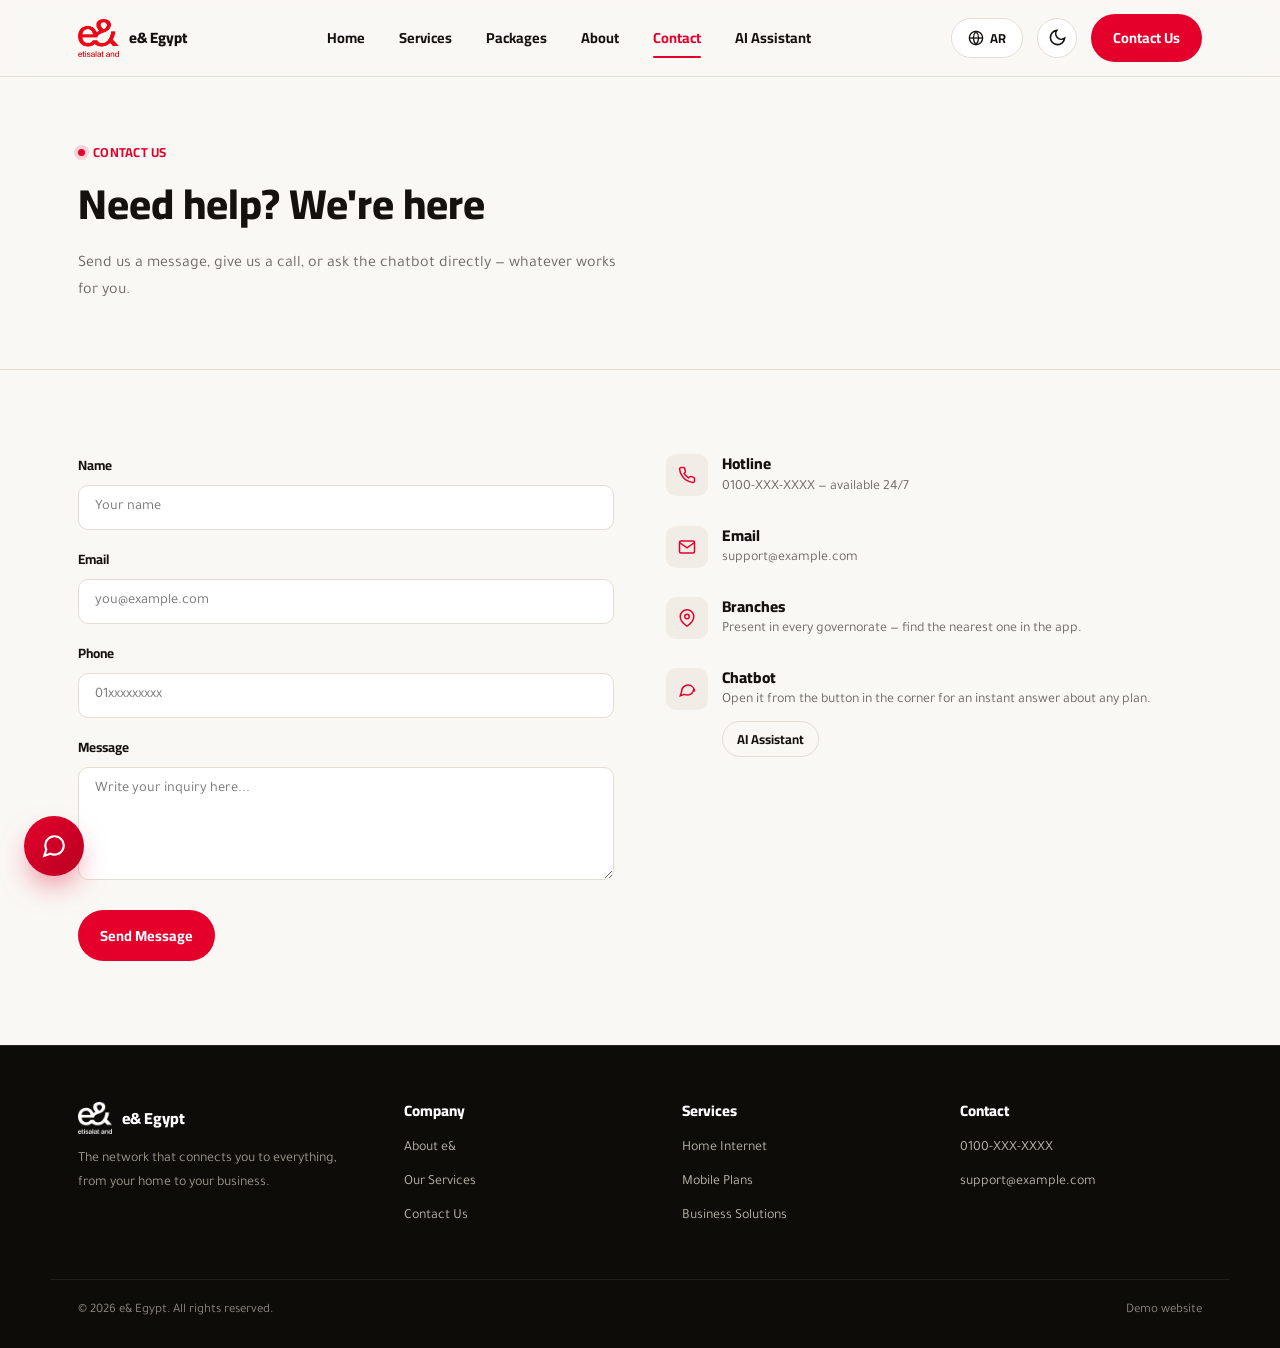
<file: site/contact.html>
<!DOCTYPE html>
<html lang="en">
<head>
<meta charset="UTF-8">
<meta name="viewport" content="width=device-width, initial-scale=1.0">
<title>Contact | e& Egypt</title>
<link rel="stylesheet" href="assets/style.css?v=20260908_chatbot_v1">
<script src="assets/theme.js?v=5"></script>
<script src="assets/translations.js?v=5"></script>
<script src="assets/lang.js?v=5"></script>
</head>

<body>

<header class="site-header">
  <div class="container">
    <a href="index.html" class="brand">
      <img src="assets/logo.png" alt="e& logo">
      <span data-i18n="brand.name">e& Egypt</span>
    </a>
    <nav class="nav">
      <a href="index.html" data-i18n="nav.home">Home</a>
      <a href="services.html" data-i18n="nav.services">Services</a>
      <a href="packages.html" data-i18n="nav.packages">Packages</a>
      <a href="about.html" data-i18n="nav.about">About</a>
      <a href="contact.html" class="active" data-i18n="nav.contact">Contact</a>
      <a href="chatbot.html" data-i18n="nav.chatbot">AI Assistant</a>
    </nav>
    <div class="header-actions">
      <button id="lang-toggle" class="lang-toggle" aria-label="Switch language">
        <svg viewBox="0 0 24 24" fill="none" stroke="currentColor" stroke-width="2"><circle cx="12" cy="12" r="10"></circle><line x1="2" y1="12" x2="22" y2="12"></line><path d="M12 2a15 15 0 0 1 0 20 15 15 0 0 1 0-20z"></path></svg>
        <span id="lang-toggle-label">AR</span>
      </button>
      <button id="theme-toggle" class="theme-toggle" aria-label="Toggle dark mode">
        <svg class="moon" viewBox="0 0 24 24" fill="none" stroke="currentColor" stroke-width="2"><path d="M21 12.8A9 9 0 1 1 11.2 3 7 7 0 0 0 21 12.8z"></path></svg>
        <svg class="sun" viewBox="0 0 24 24" fill="none" stroke="currentColor" stroke-width="2"><circle cx="12" cy="12" r="4"></circle><path d="M12 2v2M12 20v2M4.9 4.9l1.4 1.4M17.7 17.7l1.4 1.4M2 12h2M20 12h2M4.9 19.1l1.4-1.4M17.7 6.3l1.4-1.4"></path></svg>
      </button>
      <a href="contact.html" class="btn btn-primary" data-i18n="nav.contactBtn">Contact Us</a>
    </div>
  </div>
</header>

<section class="page-hero">
  <div class="container">
    <div class="eyebrow" data-i18n="contact.eyebrow">Contact Us</div>
    <h1 data-i18n="contact.h1">Need help? We're here</h1>
    <p style="max-width:560px; font-size:16px;" data-i18n="contact.lead">Send us a message, give us a call, or ask the chatbot directly — whatever works for you.</p>
  </div>
</section>

<section>
  <div class="container contact-grid">
    <form>
      <div class="field">
        <label for="name" data-i18n="contact.name">Name</label>
        <input type="text" id="name" placeholder="Your name" data-i18n-ph="contact.namePh">
      </div>
      <div class="field">
        <label for="email" data-i18n="contact.email">Email</label>
        <input type="email" id="email" placeholder="you@example.com" data-i18n-ph="contact.emailPh">
      </div>
      <div class="field">
        <label for="phone" data-i18n="contact.phone">Phone</label>
        <input type="tel" id="phone" placeholder="01xxxxxxxxx" data-i18n-ph="contact.phonePh">
      </div>
      <div class="field">
        <label for="message" data-i18n="contact.message">Message</label>
        <textarea id="message" rows="5" placeholder="Write your inquiry here..." data-i18n-ph="contact.messagePh"></textarea>
      </div>
      <button type="submit" class="btn btn-primary" data-i18n="contact.send">Send Message</button>
    </form>

    <div class="contact-info">
      <div class="item">
        <div class="ic">
          <svg width="18" height="18" viewBox="0 0 24 24" fill="none" stroke="currentColor" stroke-width="2"><path d="M22 16.92v3a2 2 0 0 1-2.18 2 19.79 19.79 0 0 1-8.63-3.07 19.5 19.5 0 0 1-6-6 19.79 19.79 0 0 1-3.07-8.67A2 2 0 0 1 4.11 2h3a2 2 0 0 1 2 1.72c.13.96.36 1.9.7 2.81a2 2 0 0 1-.45 2.11L8.09 9.91a16 16 0 0 0 6 6l1.27-1.27a2 2 0 0 1 2.11-.45c.9.34 1.85.57 2.81.7A2 2 0 0 1 22 16.92z"></path></svg>
        </div>
        <div><h4 data-i18n="contact.hotlineH">Hotline</h4><p data-i18n="contact.hotlineP">0100-XXX-XXXX — available 24/7</p></div>
      </div>
      <div class="item">
        <div class="ic">
          <svg width="18" height="18" viewBox="0 0 24 24" fill="none" stroke="currentColor" stroke-width="2"><path d="M4 4h16v16H4z" opacity="0"></path><path d="M22 6l-10 7L2 6"></path><rect x="2" y="4" width="20" height="16" rx="2"></rect></svg>
        </div>
        <div><h4 data-i18n="contact.emailH">Email</h4><p data-i18n="contact.emailP">support@example.com</p></div>
      </div>
      <div class="item">
        <div class="ic">
          <svg width="18" height="18" viewBox="0 0 24 24" fill="none" stroke="currentColor" stroke-width="2"><path d="M21 10c0 7-9 13-9 13s-9-6-9-13a9 9 0 0 1 18 0z"></path><circle cx="12" cy="10" r="3"></circle></svg>
        </div>
        <div><h4 data-i18n="contact.branchesH">Branches</h4><p data-i18n="contact.branchesP">Present in every governorate — find the nearest one in the app.</p></div>
      </div>
      <div class="item" style="cursor:pointer;" onclick="window.location.href='chatbot.html'">
        <div class="ic">
          <svg width="18" height="18" viewBox="0 0 24 24" fill="none" stroke="currentColor" stroke-width="2"><path d="M21 11.5a8.4 8.4 0 0 1-.9 3.8 8.5 8.5 0 0 1-7.6 4.7 8.4 8.4 0 0 1-3.8-.9L3 21l1.9-5.7a8.4 8.4 0 0 1 4.7-7.6 8.4 8.4 0 0 1 3.8-.9h.5a8.48 8.48 0 0 1 8 8v.5z"></path></svg>
        </div>
        <div>
          <h4 data-i18n="contact.chatH">Chatbot</h4>
          <p data-i18n="contact.chatP">Open it from the button in the corner for an instant answer about any plan.</p>
          <a href="chatbot.html" class="btn btn-outline" style="display:inline-block; margin-top:8px; padding:6px 14px; font-size:13px;" data-i18n="nav.chatbot">AI Assistant</a>
        </div>
      </div>
    </div>
  </div>
</section>

<footer class="site-footer">
  <div class="container">
    <div>
      <div class="foot-brand">
        <img src="assets/logo.png" alt="e& logo">
        <span data-i18n="brand.name">e& Egypt</span>
      </div>
      <p style="color:#B9B5AC; font-size:14px; max-width:280px;" data-i18n="footer.tagline">The network that connects you to everything, from your home to your business.</p>
    </div>
    <div>
      <h4 data-i18n="footer.company">Company</h4>
      <a href="about.html" data-i18n="footer.about">About e&</a>
      <a href="services.html" data-i18n="footer.services">Our Services</a>
      <a href="contact.html" data-i18n="footer.contact">Contact Us</a>
    </div>
    <div>
      <h4 data-i18n="footer.servicesHead">Services</h4>
      <a href="services.html" data-i18n="footer.home">Home Internet</a>
      <a href="services.html" data-i18n="footer.mobile">Mobile Plans</a>
      <a href="services.html" data-i18n="footer.business">Business Solutions</a>
    </div>
    <div>
      <h4 data-i18n="footer.contactHead">Contact</h4>
      <a href="tel:0100">0100-XXX-XXXX</a>
      <a href="mailto:support@example.com">support@example.com</a>
    </div>
  </div>
  <div class="footer-bottom">
    <span data-i18n="footer.rights">© 2026 e& Egypt. All rights reserved.</span>
    <span data-i18n="footer.demo">Demo website</span>
  </div>
</footer>

<button id="chat-launcher" aria-label="Open chatbot">
  <svg width="26" height="26" viewBox="0 0 24 24" fill="none" stroke="white" stroke-width="2"><path d="M21 11.5a8.4 8.4 0 0 1-.9 3.8 8.5 8.5 0 0 1-7.6 4.7 8.4 8.4 0 0 1-3.8-.9L3 21l1.9-5.7a8.4 8.4 0 0 1-.9-3.8 8.5 8.5 0 0 1 4.7-7.6 8.4 8.4 0 0 1 3.8-.9h.5a8.48 8.48 0 0 1 8 8v.5z"></path></svg>
</button>
<div id="chat-panel">
  <div class="chat-head">
    <span class="dot"></span>
    <div><b data-i18n="chat.title">e& Assistant</b><small data-i18n="chat.subtitle">Usually replies in seconds</small></div>
    <button id="chat-close" aria-label="Close">✕</button>
  </div>
  <div class="chat-model-bar">
    <span class="chat-model-label" data-i18n="chat.modelSelectorLabel">Model:</span>
    <div class="model-toggle-group">
      <button type="button" class="model-btn active" data-model="cloud">
        <span class="icon">☁️</span>
        <span data-i18n="chat.modelCloud">Cloud (GPT-4o mini)</span>
      </button>
      <button type="button" class="model-btn" data-model="local">
        <span class="icon">⚡</span>
        <span data-i18n="chat.modelLocal">Local GPU (DeepSeek-R1 7B)</span>
      </button>
    </div>
  </div>
  <div class="chat-body" id="chat-body">
    <div class="msg bot" data-i18n="chat.greeting">Hi! I'm the e& smart assistant 👋 Ask me about any plan or service.</div>
  </div>
  <form class="chat-input" id="chat-form">
    <input type="text" id="chat-input" placeholder="Type your question..." data-i18n-ph="chat.placeholder" autocomplete="off">
    <button type="submit" aria-label="Send">
      <svg width="18" height="18" viewBox="0 0 24 24" fill="none" stroke="white" stroke-width="2"><line x1="22" y1="2" x2="11" y2="13"></line><polygon points="22 2 15 22 11 13 2 9 22 2"></polygon></svg>
    </button>
  </form>
</div>

<script src="assets/chat.js?v=20260908_anim_v2"></script>
</body>
</html>
</file>
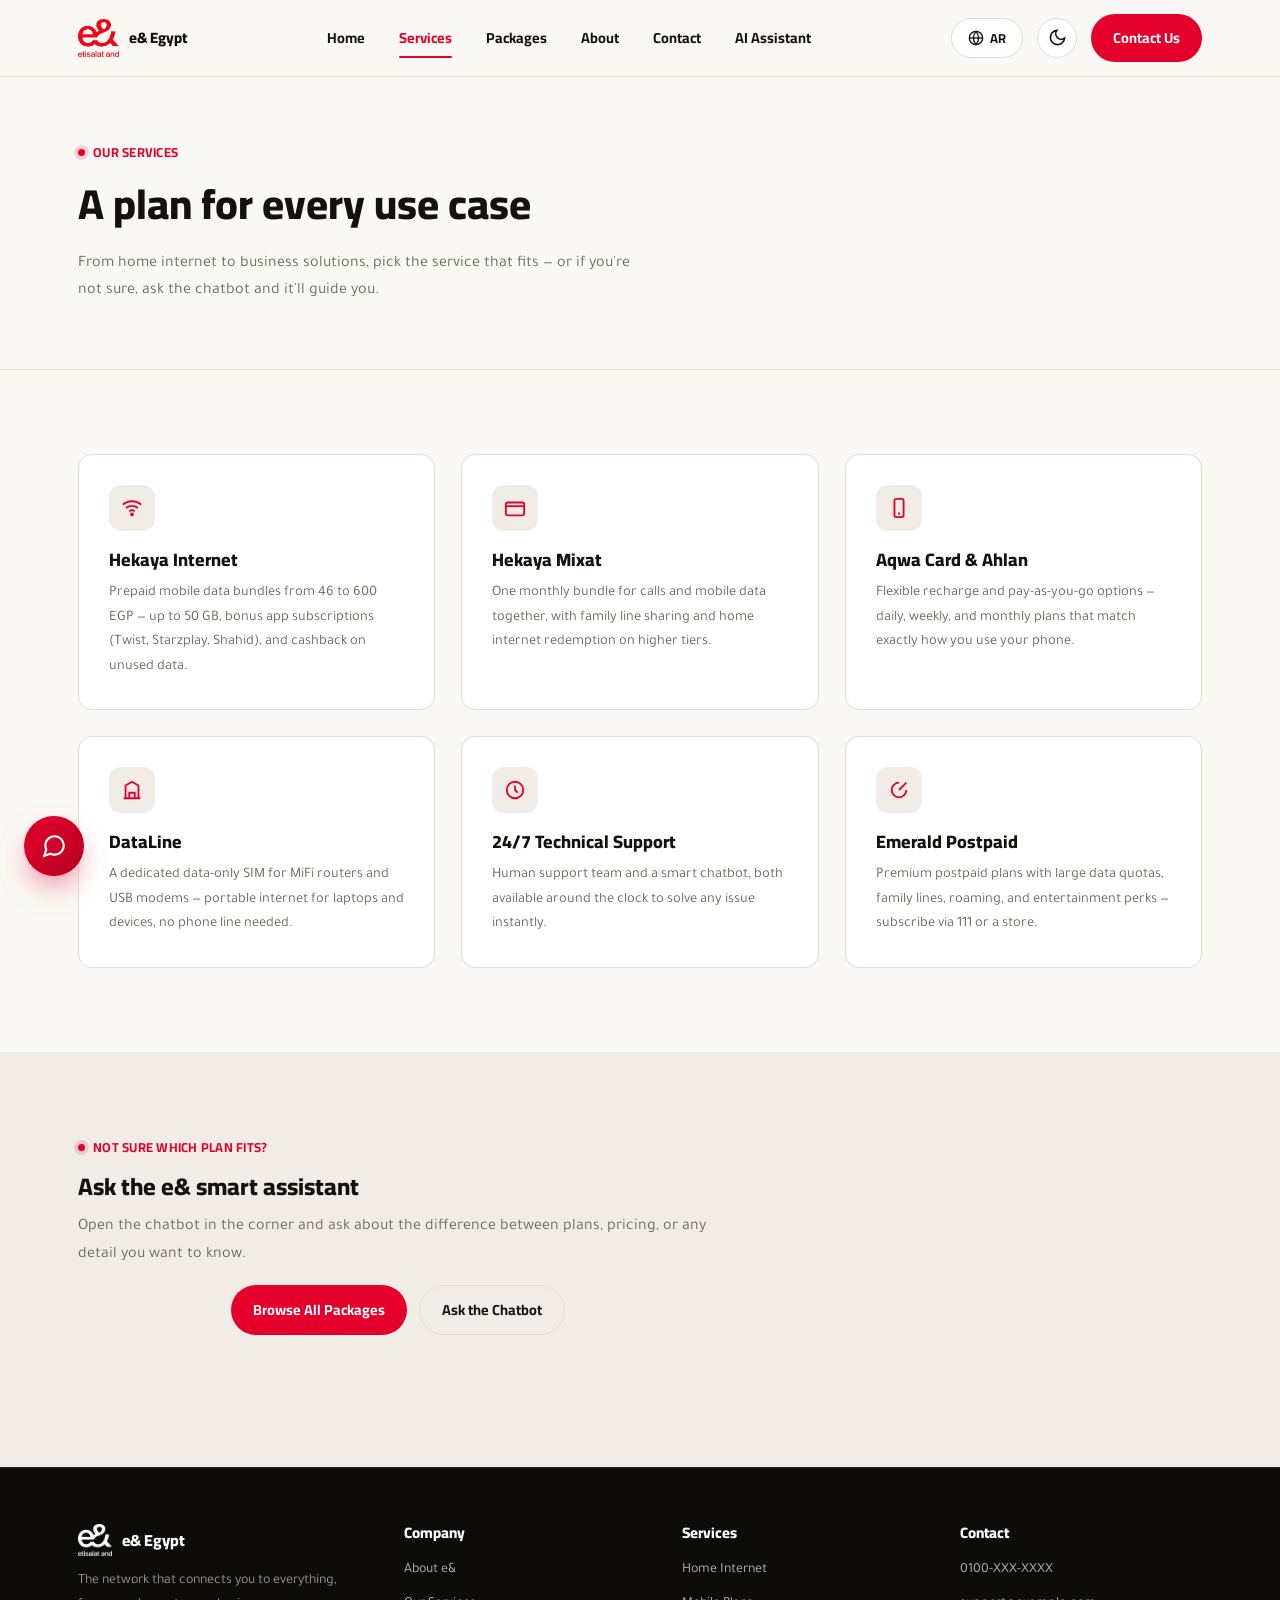
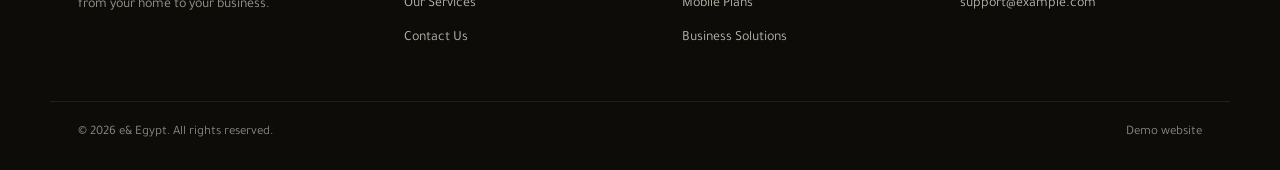
<file: site/services.html>
<!DOCTYPE html>
<html lang="en">
<head>
<meta charset="UTF-8">
<meta name="viewport" content="width=device-width, initial-scale=1.0">
<title>Services | e& Egypt</title>
<link rel="stylesheet" href="assets/style.css?v=20260908_chatbot_v1">
<script src="assets/theme.js?v=5"></script>
<script src="assets/translations.js?v=5"></script>
<script src="assets/lang.js?v=5"></script>
</head>

<body>

<header class="site-header">
  <div class="container">
    <a href="index.html" class="brand">
      <img src="assets/logo.png" alt="e& logo">
      <span data-i18n="brand.name">e& Egypt</span>
    </a>
    <nav class="nav">
      <a href="index.html" data-i18n="nav.home">Home</a>
      <a href="services.html" class="active" data-i18n="nav.services">Services</a>
      <a href="packages.html" data-i18n="nav.packages">Packages</a>
      <a href="about.html" data-i18n="nav.about">About</a>
      <a href="contact.html" data-i18n="nav.contact">Contact</a>
      <a href="chatbot.html" data-i18n="nav.chatbot">AI Assistant</a>
    </nav>
    <div class="header-actions">
      <button id="lang-toggle" class="lang-toggle" aria-label="Switch language">
        <svg viewBox="0 0 24 24" fill="none" stroke="currentColor" stroke-width="2"><circle cx="12" cy="12" r="10"></circle><line x1="2" y1="12" x2="22" y2="12"></line><path d="M12 2a15 15 0 0 1 0 20 15 15 0 0 1 0-20z"></path></svg>
        <span id="lang-toggle-label">AR</span>
      </button>
      <button id="theme-toggle" class="theme-toggle" aria-label="Toggle dark mode">
        <svg class="moon" viewBox="0 0 24 24" fill="none" stroke="currentColor" stroke-width="2"><path d="M21 12.8A9 9 0 1 1 11.2 3 7 7 0 0 0 21 12.8z"></path></svg>
        <svg class="sun" viewBox="0 0 24 24" fill="none" stroke="currentColor" stroke-width="2"><circle cx="12" cy="12" r="4"></circle><path d="M12 2v2M12 20v2M4.9 4.9l1.4 1.4M17.7 17.7l1.4 1.4M2 12h2M20 12h2M4.9 19.1l1.4-1.4M17.7 6.3l1.4-1.4"></path></svg>
      </button>
      <a href="contact.html" class="btn btn-primary" data-i18n="nav.contactBtn">Contact Us</a>
    </div>
  </div>
</header>

<section class="page-hero">
  <div class="container">
    <div class="eyebrow" data-i18n="services.eyebrow">Our Services</div>
    <h1 data-i18n="services.h1">A plan for every use case</h1>
    <p style="max-width:560px; font-size:16px;" data-i18n="services.lead">From home internet to business solutions, pick the service that fits — or if you're not sure, ask the chatbot and it'll guide you.</p>
  </div>
</section>

<section>
  <div class="container">
    <div class="grid-3">
      <div class="card">
        <div class="icon">
          <svg width="22" height="22" viewBox="0 0 24 24" fill="none" stroke="currentColor" stroke-width="2"><path d="M2 8.5a15 15 0 0 1 20 0M5.5 12a10 10 0 0 1 13 0M9 15.5a5 5 0 0 1 6 0"></path><circle cx="12" cy="19" r="1" fill="currentColor"></circle></svg>
        </div>
        <h3 data-i18n="services.c1h">Hekaya Internet</h3>
        <p data-i18n="services.c1p">Prepaid mobile data bundles from 46 to 600 EGP — up to 50 GB, bonus app subscriptions (Twist, Starzplay, Shahid), and cashback on unused data.</p>
      </div>
      <div class="card">
        <div class="icon">
          <svg width="22" height="22" viewBox="0 0 24 24" fill="none" stroke="currentColor" stroke-width="2"><rect x="2" y="6" width="20" height="14" rx="2"></rect><line x1="2" y1="10" x2="22" y2="10"></line></svg>
        </div>
        <h3 data-i18n="services.c2h">Hekaya Mixat</h3>
        <p data-i18n="services.c2p">One monthly bundle for calls and mobile data together, with family line sharing and home internet redemption on higher tiers.</p>
      </div>
      <div class="card">
        <div class="icon">
          <svg width="22" height="22" viewBox="0 0 24 24" fill="none" stroke="currentColor" stroke-width="2"><rect x="7" y="2" width="10" height="20" rx="2"></rect><line x1="11" y1="18" x2="13" y2="18"></line></svg>
        </div>
        <h3 data-i18n="services.c3h">Aqwa Card & Ahlan</h3>
        <p data-i18n="services.c3p">Flexible recharge and pay-as-you-go options — daily, weekly, and monthly plans that match exactly how you use your phone.</p>
      </div>
      <div class="card">
        <div class="icon">
          <svg width="22" height="22" viewBox="0 0 24 24" fill="none" stroke="currentColor" stroke-width="2"><path d="M3 21h18M5 21V7l7-4 7 4v14M9 21v-6h6v6"></path></svg>
        </div>
        <h3 data-i18n="services.c4h">DataLine</h3>
        <p data-i18n="services.c4p">A dedicated data-only SIM for MiFi routers and USB modems — portable internet for laptops and devices, no phone line needed.</p>
      </div>
      <div class="card">
        <div class="icon">
          <svg width="22" height="22" viewBox="0 0 24 24" fill="none" stroke="currentColor" stroke-width="2"><circle cx="12" cy="12" r="9"></circle><path d="M12 7v5l3 3"></path></svg>
        </div>
        <h3 data-i18n="services.c5h">24/7 Technical Support</h3>
        <p data-i18n="services.c5p">Human support team and a smart chatbot, both available around the clock to solve any issue instantly.</p>
      </div>
      <div class="card">
        <div class="icon">
          <svg width="22" height="22" viewBox="0 0 24 24" fill="none" stroke="currentColor" stroke-width="2"><path d="M20 12a8 8 0 1 1-8-8"></path><path d="M20 4 12 12"></path></svg>
        </div>
        <h3 data-i18n="services.c6h">Emerald Postpaid</h3>
        <p data-i18n="services.c6p">Premium postpaid plans with large data quotas, family lines, roaming, and entertainment perks — subscribe via 111 or a store.</p>
      </div>
    </div>
  </div>
</section>

<section class="section-alt">
  <div class="container">
    <div class="section-head">
      <div class="eyebrow" data-i18n="services.ctaEyebrow">Not sure which plan fits?</div>
      <h2 data-i18n="services.ctaH2">Ask the e& smart assistant</h2>
      <p data-i18n="services.ctaLead">Open the chatbot in the corner and ask about the difference between plans, pricing, or any detail you want to know.</p>
      <div style="display:flex; gap:12px; justify-content:center; flex-wrap:wrap; margin-top:16px;">
        <a href="packages.html" class="btn btn-primary" data-i18n="services.ctaBtn">Browse All Packages</a>
        <a href="chatbot.html" class="btn btn-outline" data-i18n="home.ctaSecondary">Ask the Chatbot</a>
      </div>
    </div>
  </div>
</section>

<footer class="site-footer">
  <div class="container">
    <div>
      <div class="foot-brand">
        <img src="assets/logo.png" alt="e& logo">
        <span data-i18n="brand.name">e& Egypt</span>
      </div>
      <p style="color:#B9B5AC; font-size:14px; max-width:280px;" data-i18n="footer.tagline">The network that connects you to everything, from your home to your business.</p>
    </div>
    <div>
      <h4 data-i18n="footer.company">Company</h4>
      <a href="about.html" data-i18n="footer.about">About e&</a>
      <a href="services.html" data-i18n="footer.services">Our Services</a>
      <a href="contact.html" data-i18n="footer.contact">Contact Us</a>
    </div>
    <div>
      <h4 data-i18n="footer.servicesHead">Services</h4>
      <a href="services.html" data-i18n="footer.home">Home Internet</a>
      <a href="services.html" data-i18n="footer.mobile">Mobile Plans</a>
      <a href="services.html" data-i18n="footer.business">Business Solutions</a>
    </div>
    <div>
      <h4 data-i18n="footer.contactHead">Contact</h4>
      <a href="tel:0100">0100-XXX-XXXX</a>
      <a href="mailto:support@example.com">support@example.com</a>
    </div>
  </div>
  <div class="footer-bottom">
    <span data-i18n="footer.rights">© 2026 e& Egypt. All rights reserved.</span>
    <span data-i18n="footer.demo">Demo website</span>
  </div>
</footer>

<button id="chat-launcher" aria-label="Open chatbot">
  <svg width="26" height="26" viewBox="0 0 24 24" fill="none" stroke="white" stroke-width="2"><path d="M21 11.5a8.4 8.4 0 0 1-.9 3.8 8.5 8.5 0 0 1-7.6 4.7 8.4 8.4 0 0 1-3.8-.9L3 21l1.9-5.7a8.4 8.4 0 0 1-.9-3.8 8.5 8.5 0 0 1 4.7-7.6 8.4 8.4 0 0 1 3.8-.9h.5a8.48 8.48 0 0 1 8 8v.5z"></path></svg>
</button>
<div id="chat-panel">
  <div class="chat-head">
    <span class="dot"></span>
    <div><b data-i18n="chat.title">e& Assistant</b><small data-i18n="chat.subtitle">Usually replies in seconds</small></div>
    <button id="chat-close" aria-label="Close">✕</button>
  </div>
  <div class="chat-model-bar">
    <span class="chat-model-label" data-i18n="chat.modelSelectorLabel">Model:</span>
    <div class="model-toggle-group">
      <button type="button" class="model-btn active" data-model="cloud">
        <span class="icon">☁️</span>
        <span data-i18n="chat.modelCloud">Cloud (GPT-4o mini)</span>
      </button>
      <button type="button" class="model-btn" data-model="local">
        <span class="icon">⚡</span>
        <span data-i18n="chat.modelLocal">Local GPU (DeepSeek-R1 7B)</span>
      </button>
    </div>
  </div>
  <div class="chat-body" id="chat-body">
    <div class="msg bot" data-i18n="chat.greeting">Hi! I'm the e& smart assistant 👋 Ask me about any plan or service.</div>
  </div>
  <form class="chat-input" id="chat-form">
    <input type="text" id="chat-input" placeholder="Type your question..." data-i18n-ph="chat.placeholder" autocomplete="off">
    <button type="submit" aria-label="Send">
      <svg width="18" height="18" viewBox="0 0 24 24" fill="none" stroke="white" stroke-width="2"><line x1="22" y1="2" x2="11" y2="13"></line><polygon points="22 2 15 22 11 13 2 9 22 2"></polygon></svg>
    </button>
  </form>
</div>

<script src="assets/chat.js?v=20260908_anim_v2"></script>
</body>
</html>
</file>
<file: site/assets/style.css>
/* =========================================================
   e& Egypt — Design tokens
   Color: #E4002B (e& red), #12100F (ink), #FAF8F5 (paper),
          #6B6862 (slate/secondary text), #1B7A6B (signal teal accent)
   Type: 'Cairo' for display (bold geometric Arabic), 'Tajawal' for body
   Signature: connectivity "signal-dot" network pattern in hero + section dividers
   ========================================================= */

@import url('https://fonts.googleapis.com/css2?family=Cairo:wght@600;700;800;900&family=Tajawal:wght@400;500;700&display=swap');

:root{
  --red: #E4002B;
  --red-dark: #A5001F;
  --ink: #14110F;
  --paper: #FAF8F5;
  --paper-2: #F1EDE6;
  --slate: #6B6862;
  --teal: #147B6F;
  --line: #E3DDD2;
  --card-bg: #FFFFFF;
  --header-bg: rgba(250,248,245,.88);
  --radius: 14px;
  --shadow: 0 10px 30px -12px rgba(20,17,15,.18);
  --maxw: 1180px;
  color-scheme: light;
}

[data-theme="dark"]{
  --red: #FF3B5C;
  --red-dark: #FF7089;
  --ink: #F3F1EC;
  --paper: #17140F;
  --paper-2: #201C16;
  --slate: #A9A399;
  --teal: #2FBFA9;
  --line: #322C23;
  --card-bg: #1E1A14;
  --header-bg: rgba(23,20,15,.85);
  --shadow: 0 10px 30px -12px rgba(0,0,0,.5);
  color-scheme: dark;
}

*{box-sizing:border-box;}
html{scroll-behavior:smooth;}
body{
  margin:0;
  background:var(--paper);
  color:var(--ink);
  font-family:'Tajawal', sans-serif;
  line-height:1.7;
  -webkit-font-smoothing:antialiased;
  transition:background .25s ease, color .25s ease;
}
html[dir="rtl"] body{
  direction:rtl;
  text-align:right;
}
html[dir="ltr"] body{
  direction:ltr;
  text-align:left;
}
h1,h2,h3,h4{
  font-family:'Cairo', sans-serif;
  font-weight:800;
  margin:0 0 .5em;
  line-height:1.25;
}
p{margin:0 0 1em; color:var(--slate);}
a{color:inherit; text-decoration:none;}
img{max-width:100%; display:block;}
.container{max-width:var(--maxw); margin:0 auto; padding:0 28px;}
.eyebrow{
  display:inline-flex; align-items:center; gap:8px;
  font-family:'Cairo',sans-serif; font-weight:700; font-size:13px;
  letter-spacing:.02em; color:var(--red); text-transform:uppercase;
  margin-bottom:14px;
}
.eyebrow::before{content:''; width:7px; height:7px; border-radius:50%; background:var(--red); box-shadow:0 0 0 4px rgba(228,0,43,.15);}

/* ---------- Header ---------- */
.site-header{
  position:sticky; top:0; z-index:40;
  background:var(--header-bg);
  backdrop-filter:blur(10px);
  border-bottom:1px solid var(--line);
}
.site-header .container{
  display:flex; align-items:center; justify-content:space-between;
  height:76px;
}
.brand{display:flex; align-items:center; gap:10px;}
.brand img{height:38px; width:auto;}
.brand span{font-family:'Cairo',sans-serif; font-weight:800; font-size:15px; color:var(--ink);}
.nav{display:flex; align-items:center; gap:34px;}
.nav a{
  font-family:'Cairo',sans-serif; font-weight:700; font-size:14.5px;
  color:var(--ink); position:relative; padding:6px 0;
}
.nav a.active, .nav a:hover{color:var(--red);}
.nav a.active::after{
  content:''; position:absolute; right:0; bottom:-2px; width:100%; height:2.5px;
  background:var(--red); border-radius:2px;
}
.btn{
  display:inline-flex; align-items:center; gap:8px;
  font-family:'Cairo',sans-serif; font-weight:700; font-size:14.5px;
  padding:12px 22px; border-radius:999px; border:none; cursor:pointer;
  transition:transform .15s ease, box-shadow .15s ease;
}
.btn-primary{background:var(--red); color:#fff;}
.btn-primary:hover{transform:translateY(-2px); box-shadow:0 12px 24px -8px rgba(228,0,43,.5);}
.btn-outline{background:transparent; color:var(--ink); border:1.5px solid var(--line);}
.btn-outline:hover{border-color:var(--ink);}

.theme-toggle{
  width:40px; height:40px; border-radius:50%; border:1.5px solid var(--line);
  background:var(--card-bg); color:var(--ink); cursor:pointer;
  display:flex; align-items:center; justify-content:center;
  transition:border-color .2s ease, transform .2s ease;
}
.theme-toggle:hover{border-color:var(--red); transform:rotate(12deg);}
.theme-toggle svg{width:19px; height:19px;}
.theme-toggle .sun{display:none;}
[data-theme="dark"] .theme-toggle .moon{display:none;}
[data-theme="dark"] .theme-toggle .sun{display:block;}
.header-actions{display:flex; align-items:center; gap:14px;}

.lang-toggle{
  height:40px; padding:0 16px; border-radius:999px; border:1.5px solid var(--line);
  background:var(--card-bg); color:var(--ink); cursor:pointer;
  font-family:'Cairo',sans-serif; font-weight:700; font-size:13px;
  display:flex; align-items:center; gap:6px;
  transition:border-color .2s ease;
}
.lang-toggle:hover{border-color:var(--red);}
.lang-toggle svg{width:16px; height:16px;}

/* ---------- RTL adjustments ---------- */
[dir="rtl"] body{font-family:'Tajawal', sans-serif;}
[dir="rtl"] .nav a.active::after{right:0; left:auto;}
[dir="rtl"] .hero-visual{justify-self:start;}
[dir="rtl"] .hero-stats{direction:rtl; justify-content:flex-start;}
[dir="rtl"] .eyebrow::before{margin-inline-end:0;}
[dir="rtl"] .card{text-align:right;}
[dir="rtl"] .card .icon{margin-inline-end:auto; margin-inline-start:0;}
[dir="rtl"] .value-row{text-align:right;}
[dir="rtl"] .section-head{text-align:right; margin-inline-end:auto; margin-inline-start:0;}
[dir="rtl"] .contact-grid{text-align:right;}
[dir="rtl"] .field label{text-align:right;}
[dir="rtl"] .site-footer{text-align:right;}
[dir="rtl"] .foot-brand{justify-content:flex-start;}
[dir="rtl"] #chat-launcher{left:auto; right:24px;}
[dir="rtl"] #chat-panel{left:auto; right:24px;}
[dir="rtl"] .msg.bot{border-bottom-left-radius:14px; border-bottom-right-radius:4px; align-self:flex-start;}
[dir="rtl"] .chat-head button{margin-inline-start:6px; margin-inline-end:0;}
[dir="rtl"] .chat-head button:first-of-type{margin-inline-start:auto; margin-inline-end:0;}
@media (max-width:920px){
  [dir="rtl"] #chat-panel{left:12px; right:12px;}
  [dir="rtl"] #chat-launcher{right:16px; left:auto;}
}

/* ---------- Hero ---------- */
.hero{
  position:relative; overflow:hidden;
  padding:88px 0 80px;
  background:
    radial-gradient(circle at 85% 20%, rgba(228,0,43,.10), transparent 45%),
    var(--paper);
}
.signal-grid{
  position:absolute; inset:0; z-index:0; opacity:.55; pointer-events:none;
}
.hero .container{position:relative; z-index:1;}
.hero-inner{display:grid; grid-template-columns:1.1fr .9fr; gap:56px; align-items:center;}
.hero h1{font-size:clamp(34px,4.6vw,56px); letter-spacing:-.01em;}
.hero h1 em{font-style:normal; color:var(--red);}
.hero p.lead{font-size:18px; max-width:520px;}
.hero-cta{display:flex; gap:14px; margin-top:28px; flex-wrap:wrap;}
.hero-stats{display:flex; gap:36px; margin-top:44px;}
.stat b{display:block; font-family:'Cairo',sans-serif; font-size:26px; font-weight:800; color:var(--ink);}
.stat span{font-size:13px; color:var(--slate);}

.hero-visual{position:relative; aspect-ratio:1/1; max-width:420px; justify-self:end;}

/* ---------- Sections ---------- */
section{padding:84px 0;}
.section-head{max-width:640px; margin-bottom:48px;}
.section-alt{background:var(--paper-2);}

.grid-3{display:grid; grid-template-columns:repeat(3,1fr); gap:26px;}
.card{
  background:var(--card-bg); border:1px solid var(--line); border-radius:var(--radius);
  padding:30px; transition:box-shadow .2s ease, transform .2s ease;
}
.card:hover{box-shadow:var(--shadow); transform:translateY(-4px);}
.card .icon{
  width:46px; height:46px; border-radius:12px; background:var(--paper-2);
  display:flex; align-items:center; justify-content:center; margin-bottom:18px;
  color:var(--red);
}
.card h3{font-size:18px;}
.card p{margin-bottom:0; font-size:14.5px;}

.divider-wave{height:46px; width:100%; display:block;}

/* ---------- Timeline / list ---------- */
.value-row{
  display:flex; gap:22px; padding:26px 0; border-bottom:1px solid var(--line);
}
.value-row:first-child{border-top:1px solid var(--line);}
.value-row .n{
  font-family:'Cairo',sans-serif; font-weight:800; font-size:14px; color:var(--red);
  min-width:34px;
}
.value-row h4{margin-bottom:4px; font-size:17px;}
.value-row p{margin:0; font-size:14.5px;}

/* ---------- Footer ---------- */
.site-footer,
[data-theme="dark"] .site-footer,
[data-theme="light"] .site-footer{
  background-color: #0E0C09 !important;
  background: #0E0C09 !important;
  color: #DAD6CE !important;
  padding: 56px 0 26px !important;
  border-top: 1px solid #28231C !important;
}
.site-footer .container{display:grid; grid-template-columns:1.2fr 1fr 1fr 1fr; gap:36px;}
.site-footer h4,
[data-theme="dark"] .site-footer h4{
  color: #FFFFFF !important;
  font-family: 'Cairo', sans-serif !important;
  font-weight: 800 !important;
  font-size: 15px !important;
  margin-bottom: 16px !important;
}
.site-footer a,
[data-theme="dark"] .site-footer a{
  color: #B9B5AC !important;
  font-size: 14px !important;
  display: block !important;
  margin-bottom: 10px !important;
  transition: color .2s ease, transform .2s ease !important;
}
.site-footer a:hover,
[data-theme="dark"] .site-footer a:hover{
  color: #E4002B !important;
  transform: translateX(3px) !important;
}
[dir="rtl"] .site-footer a:hover,
[dir="rtl"] [data-theme="dark"] .site-footer a:hover{
  transform: translateX(-3px) !important;
}
.site-footer p,
[data-theme="dark"] .site-footer p{
  color: #9C978D !important;
}
.footer-bottom,
[data-theme="dark"] .footer-bottom{
  max-width:var(--maxw) !important; margin:40px auto 0 !important; padding:20px 28px 0 !important;
  border-top:1px solid rgba(255,255,255,0.08) !important;
  font-size:13px !important; color:#8B877E !important; display:flex !important; justify-content:space-between !important;
}
.foot-brand{display:flex; align-items:center; gap:10px; margin-bottom:14px;}
.foot-brand img{height:32px; filter:brightness(0) invert(1);}
.foot-brand span,
[data-theme="dark"] .foot-brand span{font-family:'Cairo',sans-serif; font-weight:800; font-size:16px; color:#fff !important;}

/* ---------- Page hero (inner pages) ---------- */
.page-hero{padding:64px 0 48px; border-bottom:1px solid var(--line);}
.page-hero h1{font-size:clamp(28px,3.6vw,42px);}

/* ---------- Contact form ---------- */
.contact-grid{display:grid; grid-template-columns:1fr 1fr; gap:52px;}
.field{margin-bottom:18px;}
.field label{display:block; font-family:'Cairo',sans-serif; font-weight:700; font-size:13.5px; margin-bottom:8px;}
.field input, .field textarea{
  width:100%; padding:13px 16px; border:1.5px solid var(--line); border-radius:10px;
  font-family:'Tajawal',sans-serif; font-size:14.5px; background:var(--card-bg); color:var(--ink);
}
.field input:focus, .field textarea:focus{outline:2px solid var(--red); outline-offset:1px; border-color:var(--red);}
.contact-info .item{display:flex; gap:14px; margin-bottom:26px;}
.contact-info .ic{
  width:42px; height:42px; border-radius:10px; background:var(--paper-2);
  display:flex; align-items:center; justify-content:center; color:var(--red); flex-shrink:0;
}
.contact-info h4{font-size:15.5px; margin-bottom:2px;}
.contact-info p{margin:0; font-size:14px;}

/* ---------- Chat widget ---------- */
#chat-launcher{
  position:fixed; left:24px; bottom:24px; z-index:100;
  width:60px; height:60px; border-radius:50%;
  background:linear-gradient(135deg, #E4002B 0%, #B80022 100%) !important; color:#fff !important; border:none; cursor:pointer;
  display:flex; align-items:center; justify-content:center;
  box-shadow:0 14px 30px -8px rgba(228,0,43,.55);
  transition:transform .2s ease;
}
#chat-launcher:hover{transform:scale(1.06);}
#chat-panel{
  position:fixed; left:24px; bottom:96px; z-index:100;
  width:400px; max-width:calc(100vw - 48px); height:560px; max-height:78vh;
  background:var(--card-bg); border-radius:20px; box-shadow:0 24px 60px -12px rgba(0,0,0,.6);
  display:none; flex-direction:column; overflow:hidden; border:1.5px solid var(--line);
  transition:width .25s cubic-bezier(0.16,1,0.3,1), height .25s cubic-bezier(0.16,1,0.3,1),
             top .25s cubic-bezier(0.16,1,0.3,1), left .25s cubic-bezier(0.16,1,0.3,1),
             transform .25s cubic-bezier(0.16,1,0.3,1);
}
#chat-panel.open{display:flex;}

.chat-head,
[data-theme="dark"] .chat-head,
[data-theme="light"] .chat-head{
  background: linear-gradient(135deg, #E4002B 0%, #B80022 100%) !important;
  background-color: #E4002B !important;
  color: #FFFFFF !important;
  padding: 16px 20px !important;
  display: flex !important;
  align-items: center !important;
  gap: 12px !important;
  border-bottom: 1px solid rgba(0,0,0,0.15) !important;
  box-shadow: 0 4px 12px rgba(228,0,43,0.25) !important;
}
.chat-head .dot{
  width:10px; height:10px; border-radius:50%; background:#3ED598 !important;
  box-shadow:0 0 0 3px rgba(62,213,152,.35); flex-shrink:0;
}
.chat-head b,
[data-theme="dark"] .chat-head b,
[data-theme="light"] .chat-head b{
  font-family:'Cairo',sans-serif !important;
  font-size:16px !important;
  font-weight:800 !important;
  color:#FFFFFF !important;
  display:block !important;
  letter-spacing:0.01em;
}
.chat-head small,
[data-theme="dark"] .chat-head small,
[data-theme="light"] .chat-head small{
  display:block !important;
  color:#FFE6EA !important;
  font-size:12px !important;
  font-weight:600 !important;
}
.chat-head button,
[data-theme="dark"] .chat-head button{
  margin-inline-start:6px !important;
  margin-inline-end:0 !important;
  background:rgba(255,255,255,0.2) !important;
  border:none !important;
  border-radius:50% !important;
  width:30px !important;
  height:30px !important;
  display:flex !important;
  align-items:center !important;
  justify-content:center !important;
  color:#FFFFFF !important;
  cursor:pointer !important;
  font-size:14px !important;
  transition:background .2s ease, transform .2s ease !important;
}
.chat-head button:first-of-type,
[data-theme="dark"] .chat-head button:first-of-type{
  margin-inline-start:auto !important;
}
.chat-head button:hover,
[data-theme="dark"] .chat-head button:hover{
  background:rgba(255,255,255,0.38) !important;
  transform:scale(1.08) !important;
}

/* ── Model Selector Bar ────────────────────────────────────────── */
.chat-model-bar {
  display: flex;
  align-items: center;
  justify-content: space-between;
  padding: 8px 14px;
  background: var(--paper-1, #F4F2EB);
  border-bottom: 1px solid var(--line);
  font-size: 12px;
  gap: 8px;
  flex-shrink: 0;
}
[data-theme="dark"] .chat-model-bar {
  background: rgba(255,255,255,0.03);
  border-bottom-color: rgba(255,255,255,0.08);
}
.chat-model-label {
  font-weight: 700;
  font-size: 11px;
  color: var(--muted, #888);
  text-transform: uppercase;
  letter-spacing: 0.04em;
  flex-shrink: 0;
}
.model-toggle-group {
  display: flex;
  background: var(--card-bg, #fff);
  border: 1px solid var(--line);
  border-radius: 20px;
  padding: 2px;
  gap: 3px;
  flex: 1;
  max-width: 290px;
}
[data-theme="dark"] .model-toggle-group {
  background: rgba(255,255,255,0.06);
  border-color: rgba(255,255,255,0.12);
}
.model-btn {
  flex: 1;
  display: inline-flex;
  align-items: center;
  justify-content: center;
  gap: 4px;
  padding: 5px 8px;
  border: none;
  border-radius: 14px;
  background: transparent;
  color: var(--muted, #777);
  font-size: 11px;
  font-weight: 600;
  font-family: inherit;
  cursor: pointer;
  transition: all 0.2s cubic-bezier(0.4, 0, 0.2, 1);
  white-space: nowrap;
}
.model-btn:hover {
  color: var(--ink, #111);
}
[data-theme="dark"] .model-btn:hover {
  color: #fff;
}
.model-btn.active {
  background: #E4002B;
  color: #ffffff !important;
  font-weight: 700;
  box-shadow: 0 2px 8px rgba(228, 0, 43, 0.35);
}
.model-btn .icon {
  font-size: 11px;
  line-height: 1;
}

/* Model badge on assistant messages */
.msg-model-badge {
  display: inline-flex;
  align-items: center;
  gap: 4px;
  font-size: 10.5px;
  font-weight: 700;
  padding: 2px 8px;
  border-radius: 10px;
  margin-bottom: 6px;
  width: fit-content;
}
.msg-model-badge.cloud {
  background: rgba(59, 130, 246, 0.12);
  color: #2563eb;
  border: 1px solid rgba(59, 130, 246, 0.25);
}
[data-theme="dark"] .msg-model-badge.cloud {
  background: rgba(59, 130, 246, 0.2);
  color: #60a5fa;
  border-color: rgba(59, 130, 246, 0.35);
}
.msg-model-badge.local {
  background: rgba(16, 185, 129, 0.12);
  color: #059669;
  border: 1px solid rgba(16, 185, 129, 0.25);
}
[data-theme="dark"] .msg-model-badge.local {
  background: rgba(16, 185, 129, 0.2);
  color: #34d399;
  border-color: rgba(16, 185, 129, 0.35);
}

.chat-body{
  position:relative;
  flex:1;
  overflow-y:auto;
  scroll-behavior:smooth;
  padding:18px 16px;
  display:flex;
  flex-direction:column;
  gap:14px;
  background:var(--paper-2);
}

.msg{
  flex-shrink:0;
  max-width:88%; padding:13px 16px; border-radius:16px; font-size:14.5px; line-height:1.7;
  word-wrap:break-word; overflow-wrap:break-word;
  unicode-bidi:plaintext;
}

.msg[dir="rtl"],
.msg.msg-rtl{
  direction:rtl !important;
  text-align:right !important;
  unicode-bidi:isolate !important;
}

.msg[dir="ltr"],
.msg.msg-ltr{
  direction:ltr !important;
  text-align:left !important;
  unicode-bidi:isolate !important;
}

/* Force bot responses to have pure white background and dark text in all themes */
.msg.bot,
[data-theme="dark"] .msg.bot,
[data-theme="light"] .msg.bot{
  background-color: #FFFFFF !important;
  background: #FFFFFF !important;
  border: 1.5px solid #E5E0D6 !important;
  align-self: flex-start !important;
  border-bottom-left-radius: 4px !important;
  color: #14110F !important;
  box-shadow: 0 6px 18px -4px rgba(0,0,0,0.12) !important;
  white-space: pre-line !important;
}
.msg.bot *,
[data-theme="dark"] .msg.bot *,
[data-theme="light"] .msg.bot *{
  color: #14110F !important;
}
.msg.bot p,
[data-theme="dark"] .msg.bot p{
  margin:0 0 10px 0 !important;
  color:#14110F !important;
  unicode-bidi:isolate !important;
}
.msg.bot p:last-child{margin-bottom:0 !important;}
.msg.bot strong,
.msg.bot b,
[data-theme="dark"] .msg.bot strong,
[data-theme="dark"] .msg.bot b{
  font-weight:800 !important;
  color:#000000 !important;
  unicode-bidi:isolate !important;
}
.msg.bot ul,
.msg.bot ol,
[data-theme="dark"] .msg.bot ul,
[data-theme="dark"] .msg.bot ol{
  margin:8px 0 12px 0 !important;
  padding-inline-start:22px !important;
  padding-inline-end:0 !important;
  color:#14110F !important;
}
.msg.bot li,
[data-theme="dark"] .msg.bot li{
  margin-bottom:5px !important;
  color:#14110F !important;
  unicode-bidi:isolate !important;
}
.msg.bot h2,
.msg.bot h3,
.msg.bot h4,
[data-theme="dark"] .msg.bot h2,
[data-theme="dark"] .msg.bot h3,
[data-theme="dark"] .msg.bot h4{
  font-weight:800 !important;
  font-family:'Cairo',sans-serif !important;
  margin:12px 0 6px 0 !important;
  font-size:15px !important;
  color:#000000 !important;
  unicode-bidi:isolate !important;
}
.msg.bot code,
[data-theme="dark"] .msg.bot code{
  background-color:#F2EFEB !important;
  color:#A5001F !important;
  padding:2px 7px !important;
  border-radius:5px !important;
  font-size:13px !important;
  font-family:monospace !important;
  font-weight:700 !important;
  direction:ltr !important;
  display:inline-block !important;
}

.msg.user{
  background:linear-gradient(135deg, #E4002B 0%, #C70025 100%) !important;
  color:#FFFFFF !important;
  align-self:flex-end;
  border-bottom-right-radius:4px;
  box-shadow:0 4px 14px rgba(228,0,43,0.3);
}
.msg.error{background:#FFF1EE; color:#A5001F; border:1px solid #FFC9BE; align-self:flex-start;}

/* ---------- Bot Message Group & Action Buttons ---------- */
.bot-msg-group{
  display:flex;
  flex-direction:column;
  align-items:flex-start;
  flex-shrink:0;
  max-width:92%;
  gap:6px;
}
.bot-msg-group .msg.bot{
  max-width:100% !important;
  margin:0 !important;
}

.msg-actions{
  display:flex;
  flex-wrap:wrap;
  align-items:center;
  gap:7px;
  padding:2px 4px;
}

.msg-action-btn{
  display:inline-flex;
  align-items:center;
  gap:6px;
  padding:5px 12px;
  border-radius:999px;
  font-family:'Cairo', sans-serif;
  font-size:12px;
  font-weight:700;
  cursor:pointer;
  background:var(--card-bg);
  color:var(--ink);
  border:1.5px solid var(--line);
  box-shadow:0 2px 6px rgba(0,0,0,0.04);
  transition:all .18s ease;
  user-select:none;
}
.msg-action-btn svg{
  width:14px;
  height:14px;
  flex-shrink:0;
  stroke:currentColor;
}
.msg-action-btn:hover{
  transform:translateY(-1.5px);
  border-color:var(--red);
  color:var(--red);
  box-shadow:0 4px 12px rgba(228,0,43,0.15);
}
.msg-action-btn:active{
  transform:translateY(0);
}

.msg-action-btn.wf-btn{
  background:rgba(20,123,111,0.06);
  border-color:rgba(20,123,111,0.25);
  color:var(--teal);
}
.msg-action-btn.wf-btn:hover{
  background:rgba(20,123,111,0.12);
  border-color:var(--teal);
  color:var(--teal);
  box-shadow:0 4px 12px rgba(20,123,111,0.2);
}

.msg-action-btn.sources-btn{
  background:rgba(228,0,43,0.05);
  border-color:rgba(228,0,43,0.25);
  color:var(--red);
}
.msg-action-btn.sources-btn:hover{
  background:rgba(228,0,43,0.1);
  border-color:var(--red);
  color:var(--red);
  box-shadow:0 4px 12px rgba(228,0,43,0.2);
}

.action-count-badge{
  display:inline-flex;
  align-items:center;
  justify-content:center;
  min-width:18px;
  height:18px;
  padding:0 5px;
  border-radius:999px;
  font-size:11px;
  font-weight:800;
  background:var(--red);
  color:#FFFFFF;
  line-height:1;
}

.confidence-pill{
  display:inline-flex;
  align-items:center;
  gap:4px;
  padding:4px 9px;
  border-radius:999px;
  font-family:'Tajawal', sans-serif;
  font-size:11.5px;
  font-weight:700;
  color:var(--slate);
  background:rgba(0,0,0,0.03);
  border:1px dashed var(--line);
}
[data-theme="dark"] .confidence-pill{
  background:rgba(255,255,255,0.05);
}
.confidence-pill .sparkle{
  color:#E4002B;
  font-size:12px;
}

/* ---------- Chat Inspector Slide-up Drawer ---------- */
.chat-inspector{
  position:absolute;
  inset:0;
  z-index:50;
  background:var(--card-bg);
  display:flex;
  flex-direction:column;
  border-radius:20px;
  overflow:hidden;
  transform:translateY(100%);
  opacity:0;
  pointer-events:none;
  transition:transform .28s cubic-bezier(0.16, 1, 0.3, 1), opacity .22s ease;
}
.chat-inspector.open{
  transform:translateY(0);
  opacity:1;
  pointer-events:auto;
}

.inspector-head{
  display:flex;
  align-items:center;
  justify-content:space-between;
  padding:12px 16px;
  background:var(--paper-2);
  border-bottom:1.5px solid var(--line);
  flex-shrink:0;
}

.inspector-tabs{
  display:flex;
  align-items:center;
  gap:6px;
}

.inspector-tab{
  display:inline-flex;
  align-items:center;
  gap:7px;
  padding:7px 14px;
  border-radius:999px;
  font-family:'Cairo', sans-serif;
  font-size:13px;
  font-weight:700;
  background:transparent;
  color:var(--slate);
  border:none;
  cursor:pointer;
  transition:all .18s ease;
}
.inspector-tab:hover{
  color:var(--ink);
  background:rgba(0,0,0,0.04);
}
[data-theme="dark"] .inspector-tab:hover{
  background:rgba(255,255,255,0.06);
}
.inspector-tab.active{
  background:var(--red);
  color:#FFFFFF;
  box-shadow:0 3px 10px rgba(228,0,43,0.3);
}

.inspector-close-btn{
  width:32px;
  height:32px;
  border-radius:50%;
  border:1px solid var(--line);
  background:var(--card-bg);
  color:var(--ink);
  display:flex;
  align-items:center;
  justify-content:center;
  cursor:pointer;
  font-size:14px;
  font-weight:700;
  transition:all .18s ease;
}
.inspector-close-btn:hover{
  border-color:var(--red);
  color:var(--red);
  transform:scale(1.08);
}

.inspector-body{
  flex:1;
  overflow-y:auto;
  padding:16px;
  display:flex;
  flex-direction:column;
  gap:16px;
  background:var(--paper);
}

/* ---------- Workflow Visual Pipeline Flowchart & Glowing Graph ---------- */
.wf-section-title{
  display:flex;
  align-items:center;
  justify-content:space-between;
  margin:0 0 12px 0;
  font-family:'Cairo', sans-serif;
  font-size:14px;
  font-weight:800;
  color:var(--ink);
}

/* ── SVG Flowchart ── */
.wf-svg-wrap{
  background:var(--card-bg);
  border:1.5px solid var(--line);
  border-radius:16px;
  padding:16px 12px 12px;
  overflow-x:auto;
  box-shadow:0 6px 24px rgba(0,0,0,0.04);
}
[data-theme="dark"] .wf-svg-wrap{
  background:#171410;
  box-shadow:0 6px 24px rgba(0,0,0,0.35);
}
.wf-svg-graph{
  min-width:520px;
}

/* SVG node hover glow */
.svg-node-on{
  transition:opacity .15s ease;
}
.svg-node-on:hover{
  opacity:0.88;
}

/* Path summary strip */
.wf-path-strip{
  display:flex;
  flex-wrap:wrap;
  align-items:center;
  gap:4px;
  padding:10px 14px;
  background:var(--paper-2);
  border:1px solid var(--line);
  border-radius:12px;
  font-size:11.5px;
  font-family:'Cairo', sans-serif;
}
.wf-path-chip{
  display:inline-flex;
  align-items:center;
  gap:5px;
  padding:3px 9px;
  border-radius:999px;
  background:rgba(16,185,129,0.1);
  border:1px solid rgba(16,185,129,0.3);
  color:var(--ink);
  font-weight:700;
  white-space:nowrap;
}
.wf-path-chip-num{
  display:inline-flex;
  align-items:center;
  justify-content:center;
  width:16px;
  height:16px;
  border-radius:50%;
  background:#10B981;
  color:#fff;
  font-size:9px;
  font-weight:900;
  flex-shrink:0;
}
.wf-path-sep{
  color:#10B981;
  font-weight:900;
  font-size:13px;
  opacity:0.7;
}

/* Individual Node Cards (kept for backward compat) */
.wf-node-card{
  display:flex;
  flex-direction:column;
  gap:4px;
  padding:10px 14px;
  border-radius:12px;
  background:var(--card-bg);
  border:1.5px solid var(--line);
  min-width:140px;
  max-width:210px;
  cursor:pointer;
  transition:all .22s cubic-bezier(0.16, 1, 0.3, 1);
  position:relative;
  user-select:none;
}
.wf-node-card:hover{
  transform:translateY(-2px);
}

.wf-node-header{
  display:flex;
  align-items:center;
  justify-content:space-between;
  gap:6px;
}
.wf-node-title-group{
  display:flex;
  align-items:center;
  gap:6px;
}
.wf-node-icon{
  font-size:16px;
  line-height:1;
}
.wf-node-title{
  font-family:'Cairo', sans-serif;
  font-size:12.5px;
  font-weight:800;
  color:var(--ink);
}

.wf-node-seq{
  display:inline-flex;
  align-items:center;
  justify-content:center;
  width:18px;
  height:18px;
  border-radius:50%;
  font-size:10px;
  font-weight:800;
  background:var(--paper-2);
  color:var(--slate);
  border:1px solid var(--line);
}

.wf-node-status-chip{
  display:inline-flex;
  align-items:center;
  gap:4px;
  font-size:11px;
  font-family:'Tajawal', sans-serif;
  font-weight:700;
  padding:2px 6px;
  border-radius:6px;
  background:var(--paper-2);
  color:var(--slate);
  margin-top:2px;
  width:fit-content;
  white-space:nowrap;
}

/* ACTIVE GLOWING NODE */
.wf-node-card.node-traversed{
  border-color:#10B981 !important;
  background:linear-gradient(145deg, var(--card-bg) 0%, rgba(16, 185, 129, 0.08) 100%) !important;
  box-shadow:0 0 16px rgba(16, 185, 129, 0.3), inset 0 0 10px rgba(16, 185, 129, 0.08) !important;
}
[data-theme="dark"] .wf-node-card.node-traversed{
  background:linear-gradient(145deg, #1C1813 0%, rgba(16, 185, 129, 0.14) 100%) !important;
}
.wf-node-card.node-traversed .wf-node-title{
  color:var(--ink) !important;
}
.wf-node-card.node-traversed .wf-node-seq{
  background:#10B981 !important;
  color:#FFFFFF !important;
  border-color:#10B981 !important;
  box-shadow:0 0 8px rgba(16, 185, 129, 0.5);
}
.wf-node-card.node-traversed .wf-node-status-chip{
  background:rgba(16, 185, 129, 0.15) !important;
  color:#059669 !important;
}
[data-theme="dark"] .wf-node-card.node-traversed .wf-node-status-chip{
  color:#34D399 !important;
}

/* SKIPPED INACTIVE NODE */
.wf-node-card.node-untaken{
  opacity:0.32;
  border-style:dashed;
  background:transparent;
}

/* GLOWING PATH CONNECTORS */
.wf-path-connector{
  display:inline-flex;
  align-items:center;
  justify-content:center;
  color:var(--slate);
  font-size:16px;
  position:relative;
  flex-shrink:0;
  transition:all .2s ease;
}
.wf-path-connector.path-active{
  color:#10B981 !important;
  text-shadow:0 0 10px #10B981;
  font-weight:900;
  animation:pathFlowPulse 1.8s infinite ease-in-out;
}
.wf-path-connector.path-inactive{
  opacity:0.25;
}
[dir="rtl"] .wf-path-connector.arrow-right{
  transform:rotate(180deg);
}

@keyframes pathFlowPulse{
  0%, 100% { transform: scale(1); filter: drop-shadow(0 0 2px #10B981); }
  50% { transform: scale(1.18); filter: drop-shadow(0 0 8px #10B981); }
}
[dir="rtl"] .wf-path-connector.path-active.arrow-right{
  animation:pathFlowPulseRTL 1.8s infinite ease-in-out;
}
@keyframes pathFlowPulseRTL{
  0%, 100% { transform: rotate(180deg) scale(1); filter: drop-shadow(0 0 2px #10B981); }
  50% { transform: rotate(180deg) scale(1.18); filter: drop-shadow(0 0 8px #10B981); }
}

.radar-pulse-dot{
  width:7px;
  height:7px;
  border-radius:50%;
  background:#10B981;
  box-shadow:0 0 0 rgba(16, 185, 129, 0.6);
  animation:pulseDot 1.6s infinite cubic-bezier(0.66, 0, 0, 1);
  display:inline-block;
  margin-inline-end:4px;
}
@keyframes pulseDot{
  to { box-shadow:0 0 0 6px rgba(16, 185, 129, 0); }
}

/* Start and End nodes */
.wf-node-terminal{
  padding:6px 12px;
  border-radius:999px;
  font-family:'Cairo', sans-serif;
  font-size:11.5px;
  font-weight:800;
  background:var(--paper-2);
  border:1.5px solid var(--line);
  color:var(--slate);
  display:inline-flex;
  align-items:center;
  gap:5px;
}
.wf-node-terminal.terminal-active{
  border-color:#10B981;
  background:rgba(16, 185, 129, 0.1);
  color:#10B981;
  box-shadow:0 0 10px rgba(16, 185, 129, 0.3);
}

.pipeline-diagram{
  background:var(--card-bg);
  border:1.5px solid var(--line);
  border-radius:14px;
  padding:14px;
  display:flex;
  flex-direction:column;
  gap:10px;
  box-shadow:0 4px 14px rgba(0,0,0,0.03);
}


.pipeline-track{
  display:flex;
  flex-wrap:wrap;
  align-items:center;
  justify-content:center;
  gap:8px;
}

.pipeline-node{
  display:flex;
  align-items:center;
  gap:6px;
  padding:7px 11px;
  border-radius:10px;
  background:var(--paper-2);
  border:1.5px solid var(--line);
  font-family:'Cairo', sans-serif;
  font-size:12px;
  font-weight:700;
  color:var(--slate);
  transition:all .2s ease;
}
.pipeline-node .node-ic{
  font-size:14px;
  line-height:1;
}
.pipeline-node.node-active{
  background:rgba(20,123,111,0.08);
  border-color:var(--teal);
  color:var(--ink);
  font-weight:800;
  box-shadow:0 2px 8px rgba(20,123,111,0.15);
}
.pipeline-node.node-highlight{
  background:rgba(228,0,43,0.08);
  border-color:var(--red);
  color:var(--ink);
  font-weight:800;
  box-shadow:0 2px 8px rgba(228,0,43,0.18);
}
.pipeline-node.node-skipped{
  opacity:0.45;
  border-style:dashed;
}

.pipeline-arrow{
  color:var(--slate);
  font-size:14px;
  opacity:0.6;
  flex-shrink:0;
}
[dir="rtl"] .pipeline-arrow{
  transform:rotate(180deg);
}

/* ---------- Workflow Steps Detail Cards ---------- */
.wf-steps-container{
  display:flex;
  flex-direction:column;
  gap:10px;
}

.wf-step-card{
  background:var(--card-bg);
  border:1.5px solid var(--line);
  border-radius:12px;
  padding:12px 14px;
  transition:border-color .18s ease, box-shadow .18s ease;
}
.wf-step-card:hover{
  border-color:var(--teal);
  box-shadow:0 4px 16px rgba(0,0,0,0.05);
}

.wf-step-header{
  display:flex;
  align-items:center;
  justify-content:space-between;
  gap:8px;
  margin-bottom:6px;
}
.wf-step-title-wrap{
  display:flex;
  align-items:center;
  gap:8px;
}
.wf-step-num{
  display:inline-flex;
  align-items:center;
  justify-content:center;
  width:22px;
  height:22px;
  border-radius:50%;
  background:var(--paper-2);
  border:1px solid var(--line);
  font-family:'Cairo', sans-serif;
  font-size:11px;
  font-weight:800;
  color:var(--ink);
}
.wf-step-name{
  font-family:'Cairo', sans-serif;
  font-size:13px;
  font-weight:800;
  color:var(--ink);
}
.wf-step-badge{
  display:inline-flex;
  align-items:center;
  gap:4px;
  padding:3px 9px;
  border-radius:999px;
  font-family:'Cairo', sans-serif;
  font-size:11px;
  font-weight:700;
  background:var(--paper-2);
  border:1px solid var(--line);
  color:var(--ink);
  white-space:nowrap;
}
.wf-step-badge.badge-success{
  background:rgba(62,213,152,0.12);
  border-color:rgba(62,213,152,0.4);
  color:#15803d;
}
[data-theme="dark"] .wf-step-badge.badge-success{
  color:#4ade80;
}
.wf-step-badge.badge-danger{
  background:rgba(228,0,43,0.1);
  border-color:rgba(228,0,43,0.3);
  color:var(--red);
}
.wf-step-badge.badge-warning{
  background:rgba(245,158,11,0.12);
  border-color:rgba(245,158,11,0.35);
  color:#b45309;
}
[data-theme="dark"] .wf-step-badge.badge-warning{
  color:#fbbf24;
}

.wf-step-desc{
  font-family:'Tajawal', sans-serif;
  font-size:12.5px;
  line-height:1.55;
  color:var(--slate);
  margin:0 0 8px 0;
}

.wf-details-grid{
  display:flex;
  flex-wrap:wrap;
  gap:6px;
  margin-top:6px;
  padding-top:6px;
  border-top:1px dashed var(--line);
}
.wf-chip{
  display:inline-flex;
  align-items:center;
  gap:5px;
  padding:3px 8px;
  border-radius:6px;
  background:var(--paper-2);
  font-size:11.5px;
  font-family:'Tajawal', sans-serif;
  color:var(--ink);
}
.wf-chip-label{
  color:var(--slate);
  font-weight:600;
}
.wf-chip-val{
  font-weight:700;
  color:var(--ink);
}

/* ---------- Sources View Cards ---------- */
.sources-container{
  display:flex;
  flex-direction:column;
  gap:12px;
}

.source-card{
  background:var(--card-bg);
  border:1.5px solid var(--line);
  border-radius:12px;
  padding:14px;
  display:flex;
  flex-direction:column;
  gap:8px;
  box-shadow:0 3px 10px rgba(0,0,0,0.03);
  transition:border-color .18s ease, transform .18s ease;
}
.source-card:hover{
  border-color:var(--red);
  transform:translateY(-1px);
}

.source-head{
  display:flex;
  align-items:center;
  justify-content:space-between;
  gap:8px;
}
.source-title-wrap{
  display:flex;
  align-items:center;
  gap:8px;
}
.source-ic{
  color:var(--red);
  display:flex;
  align-items:center;
}
.source-filename{
  font-family:'Cairo', sans-serif;
  font-size:13.5px;
  font-weight:800;
  color:var(--ink);
  word-break:break-word;
}
.source-page-badge{
  display:inline-flex;
  align-items:center;
  padding:2px 8px;
  border-radius:6px;
  background:rgba(228,0,43,0.08);
  border:1px solid rgba(228,0,43,0.2);
  color:var(--red);
  font-family:'Cairo', sans-serif;
  font-size:11px;
  font-weight:700;
  white-space:nowrap;
}

.source-chunk-badge{
  display:inline-flex;
  align-items:center;
  padding:2px 7px;
  border-radius:6px;
  background:#E4002B;
  color:#FFFFFF;
  font-family:'Cairo', sans-serif;
  font-size:10.5px;
  font-weight:800;
  white-space:nowrap;
  box-shadow:0 2px 6px rgba(228,0,43,0.3);
}

.source-copy-btn{
  display:inline-flex;
  align-items:center;
  gap:4px;
  padding:3px 8px;
  border-radius:6px;
  background:var(--paper-2);
  border:1px solid var(--line);
  color:var(--slate);
  font-family:'Cairo', sans-serif;
  font-size:11px;
  font-weight:700;
  cursor:pointer;
  transition:all .18s ease;
  user-select:none;
}
.source-copy-btn:hover{
  border-color:var(--ink);
  color:var(--ink);
  background:var(--card-bg);
}

.source-tags{
  display:flex;
  flex-wrap:wrap;
  gap:6px;
}
.source-tag{
  display:inline-flex;
  align-items:center;
  padding:2px 8px;
  border-radius:999px;
  font-size:11px;
  font-family:'Tajawal', sans-serif;
  font-weight:700;
  background:var(--paper-2);
  color:var(--slate);
  border:1px solid var(--line);
}

.source-snippet-box{
  background:var(--paper-2);
  border-radius:10px;
  padding:12px 14px;
  border-inline-start:4px solid var(--red);
  font-family:'Tajawal', sans-serif;
  font-size:13px;
  line-height:1.7;
  color:var(--ink);
  white-space:pre-wrap;
  word-break:break-word;
  max-height:300px;
  overflow-y:auto;
  border:1px solid var(--line);
  border-inline-start:4px solid var(--red);
}
[data-theme="dark"] .source-snippet-box{
  background:#131822;
  border-color:#222d3d;
  border-inline-start-color:#E4002B;
  color:#f1f5f9;
}

.source-snippet-box.source-rtl{
  direction:rtl !important;
  text-align:right !important;
  unicode-bidi:isolate !important;
}

.source-snippet-box.source-ltr{
  direction:ltr !important;
  text-align:left !important;
  unicode-bidi:isolate !important;
}

/* Snippet expand/collapse */
.src-snippet-preview,
.src-snippet-full{
  display:block;
  white-space:pre-wrap;
  word-break:break-word;
}

.src-expand-btn{
  display:inline-flex;
  align-items:center;
  gap:4px;
  margin-top:8px;
  padding:3px 10px;
  border-radius:6px;
  background:transparent;
  border:1px solid rgba(228,0,43,0.35);
  color:var(--red);
  font-family:'Cairo', sans-serif;
  font-size:11px;
  font-weight:700;
  cursor:pointer;
  transition:all .18s ease;
}
.src-expand-btn:hover{
  background:rgba(228,0,43,0.07);
  border-color:var(--red);
}

/* Internal chunk ID subtle footer */
.source-chunk-id{
  font-family:monospace;
  font-size:10px;
  color:var(--slate);
  opacity:.6;
  word-break:break-all;
  padding-top:2px;
}

.empty-state-card{
  background:var(--card-bg);
  border:1.5px dashed var(--line);
  border-radius:12px;
  padding:24px 18px;
  text-align:center;
  display:flex;
  flex-direction:column;
  align-items:center;
  gap:10px;
}
.empty-state-ic{
  font-size:32px;
  line-height:1;
}
.empty-state-card p{
  margin:0;
  font-size:13px;
  color:var(--slate);
  line-height:1.6;
}

.bot-table-wrap{width:100%; overflow-x:auto; margin:12px 0; border-radius:10px; border:1px solid #E5E0D6;}
.bot-table{width:100%; border-collapse:collapse; font-size:13px; background:#FFFFFF;}
.bot-table th, .bot-table td{padding:8px 12px; border:1px solid #E5E0D6; text-align:start; color:#14110F;}
.bot-table th{background:#F7F5F0; font-family:'Cairo',sans-serif; font-weight:700; color:#000000;}
/* ---------- Modernized Premium Chat Input Field ---------- */
.chat-input{
  display:flex;
  align-items:center;
  gap:10px;
  padding:14px 16px;
  border-top:1.5px solid var(--line);
  background:var(--paper-2);
  position:relative;
  z-index:10;
  box-shadow:0 -4px 16px rgba(0,0,0,0.04);
}
[data-theme="dark"] .chat-input{
  background:#1A1612;
  box-shadow:0 -4px 20px rgba(0,0,0,0.3);
}

.chat-input input{
  flex:1;
  border:1.5px solid var(--line);
  border-radius:999px;
  padding:12px 18px;
  font-family:'Tajawal', sans-serif;
  font-size:14.5px;
  font-weight:500;
  background:var(--card-bg);
  color:var(--ink);
  unicode-bidi:plaintext;
  outline:none;
  box-shadow:inset 0 1px 3px rgba(0,0,0,0.04);
  transition:all .22s cubic-bezier(0.16, 1, 0.3, 1);
}
[data-theme="dark"] .chat-input input{
  background:#231E18;
  border-color:#383126;
  color:#FAF8F5;
}
.chat-input input::placeholder{
  color:var(--slate);
  opacity:0.75;
  font-family:'Tajawal', sans-serif;
  font-size:14px;
}
.chat-input input[dir="rtl"]{
  text-align:right !important;
  direction:rtl !important;
}
.chat-input input[dir="ltr"]{
  text-align:left !important;
  direction:ltr !important;
}
.chat-input input:focus{
  border-color:var(--red) !important;
  box-shadow:0 0 0 3.5px rgba(228,0,43,0.18), inset 0 1px 3px rgba(0,0,0,0.04) !important;
}
[data-theme="dark"] .chat-input input:focus{
  border-color:var(--red) !important;
  box-shadow:0 0 0 3.5px rgba(255,59,92,0.22), inset 0 1px 3px rgba(0,0,0,0.15) !important;
}

.chat-input button{
  width:44px;
  height:44px;
  min-width:44px;
  border-radius:50%;
  background:linear-gradient(135deg, #E4002B 0%, #B80022 100%);
  color:#FFFFFF;
  border:none;
  cursor:pointer;
  display:flex;
  align-items:center;
  justify-content:center;
  flex-shrink:0;
  box-shadow:0 4px 14px rgba(228,0,43,0.35);
  transition:all .2s cubic-bezier(0.16, 1, 0.3, 1);
}
.chat-input button svg{
  width:19px;
  height:19px;
  stroke:#FFFFFF;
  transition:transform .2s ease;
}
.chat-input button:hover{
  transform:scale(1.08);
  box-shadow:0 6px 18px rgba(228,0,43,0.5);
  filter:brightness(1.08);
}
.chat-input button:hover svg{
  transform:translateX(1px) translateY(-1px);
}
[dir="rtl"] .chat-input button:hover svg{
  transform:translateX(-1px) translateY(-1px);
}
.chat-input button:active{
  transform:scale(0.95);
}

.typing{display:none;}

/* ---------- Claude-style Live Agent Thinking / Working Card ---------- */
.agent-thinking-card{
  align-self:flex-start;
  flex-shrink:0;
  width:calc(100% - 24px);
  max-width:360px;
  background:var(--card-bg, #ffffff);
  border:1.5px solid var(--line, #e2e8f0);
  border-radius:16px;
  padding:12px 14px;
  display:flex;
  flex-direction:column;
  gap:9px;
  box-shadow:0 6px 20px rgba(0,0,0,0.06);
  position:relative;
  overflow:hidden;
  animation:fadeInThinking .22s cubic-bezier(0.16, 1, 0.3, 1);
  transition:all .2s ease;
  user-select:none;
}
[data-theme="dark"] .agent-thinking-card{
  background:var(--card-bg);
  border-color:var(--line);
  box-shadow:0 6px 24px rgba(0,0,0,0.5), 0 0 0 1px rgba(228,0,43,0.08);
}

.thinking-header{
  display:flex;
  align-items:center;
  justify-content:space-between;
  gap:8px;
}

.thinking-status-wrap{
  display:flex;
  align-items:center;
  gap:8px;
}

.thinking-beacon{
  width:16px;
  height:16px;
  position:relative;
  display:flex;
  align-items:center;
  justify-content:center;
  flex-shrink:0;
}

.thinking-beacon-ring{
  position:absolute;
  inset:0;
  border-radius:50%;
  border:2px solid #E4002B;
  opacity:0.7;
  animation:beaconPulse 1.4s infinite cubic-bezier(0.215, 0.61, 0.355, 1);
}

.thinking-beacon-dot{
  width:7px;
  height:7px;
  border-radius:50%;
  background:#E4002B;
  box-shadow:0 0 8px rgba(228,0,43,0.7);
}

.thinking-title{
  font-family:'Cairo', sans-serif;
  font-size:12.5px;
  font-weight:800;
  color:var(--ink);
}

.thinking-timer{
  font-family:'SF Mono', 'Fira Code', monospace;
  font-size:11px;
  font-weight:700;
  color:var(--slate);
  background:var(--paper-2);
  border:1px solid var(--line);
  padding:2px 7px;
  border-radius:999px;
  display:inline-flex;
  align-items:center;
  gap:4px;
}

.thinking-stage-wrap{
  display:flex;
  align-items:center;
  gap:6px;
  min-height:22px;
}

.thinking-stage-text{
  font-family:'Tajawal', sans-serif;
  font-size:12.5px;
  color:var(--slate);
  line-height:1.4;
  transition:opacity .2s ease, transform .2s ease;
  white-space:nowrap;
  overflow:hidden;
  text-overflow:ellipsis;
}

.thinking-shimmer-bar{
  height:3px;
  width:100%;
  background:var(--paper-2);
  border-radius:3px;
  overflow:hidden;
  position:relative;
}

.thinking-shimmer-thumb{
  height:100%;
  width:50%;
  background:linear-gradient(90deg, transparent 0%, #E4002B 50%, transparent 100%);
  position:absolute;
  animation:shimmerMove 1.5s infinite ease-in-out;
}

@keyframes shimmerMove{
  0%{transform:translateX(-100%);}
  100%{transform:translateX(300%);}
}

@keyframes beaconPulse{
  0%{transform:scale(0.6); opacity:1;}
  100%{transform:scale(1.7); opacity:0;}
}

@keyframes fadeInThinking{
  from{opacity:0; transform:translateY(5px);}
  to{opacity:1; transform:translateY(0);}
}

/* ---------- Claude-style Post-Response Collapsible Thought Box ---------- */
.thought-box{
  width:100%;
  background:var(--card-bg, #ffffff);
  border:1.5px solid var(--line, #e2e8f0);
  border-radius:12px;
  overflow:hidden;
  margin-bottom:6px;
  transition:all .18s ease;
  font-family:'Cairo', sans-serif;
}
[data-theme="dark"] .thought-box{
  background:var(--card-bg);
  border-color:var(--line);
}

.thought-toggle-btn{
  width:100%;
  padding:7px 12px;
  display:flex;
  align-items:center;
  justify-content:space-between;
  background:transparent;
  border:none;
  cursor:pointer;
  color:var(--slate);
  font-family:'Cairo', sans-serif;
  font-size:11.5px;
  font-weight:700;
  transition:background .15s ease, color .15s ease;
  user-select:none;
  text-align:inherit;
}
.thought-toggle-btn:hover{
  background:var(--paper-2);
  color:var(--ink);
}

.thought-label-wrap{
  display:flex;
  align-items:center;
  gap:6px;
}

.thought-icon{
  font-size:12px;
  display:inline-flex;
  align-items:center;
  color:#E4002B;
}

.thought-chevron{
  font-size:10px;
  transition:transform .2s ease;
  display:inline-block;
  opacity:0.7;
}
.thought-box.open .thought-chevron{
  transform:rotate(180deg);
}

.thought-content{
  display:none;
  padding:8px 12px 10px;
  border-top:1px dashed var(--line);
  background:var(--paper-2);
  font-family:'Tajawal', sans-serif;
}
.thought-box.open .thought-content{
  display:block;
  animation:fadeInAccordion .18s ease;
}

@keyframes fadeInAccordion{
  from{opacity:0; transform:translateY(-3px);}
  to{opacity:1; transform:translateY(0);}
}

.thought-timeline{
  display:flex;
  flex-direction:column;
  gap:5px;
  margin-bottom:6px;
}

.thought-step-item{
  display:flex;
  align-items:center;
  justify-content:space-between;
  font-size:11.5px;
  padding:3px 8px;
  border-radius:6px;
  background:var(--card-bg);
  border:1px solid var(--line);
  gap:6px;
}
[data-theme="dark"] .thought-step-item{
  background:#171e2c;
  border-color:#2a3a52;
}

.thought-step-info{
  display:flex;
  align-items:center;
  gap:6px;
  font-weight:700;
  color:var(--ink);
  overflow:hidden;
  text-overflow:ellipsis;
  white-space:nowrap;
}

.thought-step-time{
  font-family:'SF Mono', 'Fira Code', monospace;
  font-size:10.5px;
  font-weight:800;
  color:#059669;
  background:rgba(16,185,129,0.12);
  padding:1px 6px;
  border-radius:4px;
  flex-shrink:0;
}
[data-theme="dark"] .thought-step-time{
  color:#34d399;
  background:rgba(16,185,129,0.2);
}

.thought-graph-link{
  display:inline-flex;
  align-items:center;
  gap:4px;
  margin-top:4px;
  font-size:11px;
  font-weight:800;
  color:var(--teal, #059669);
  background:transparent;
  border:none;
  cursor:pointer;
  padding:2px 0;
  font-family:'Cairo', sans-serif;
  text-decoration:underline;
  text-underline-offset:2px;
  transition:color .15s ease;
}
.thought-graph-link:hover{
  color:var(--red);
}

/* ---------- Workflow Steps Detail Cards Timing Badges ---------- */
.wf-step-time{
  display:inline-flex;
  align-items:center;
  gap:3px;
  padding:2px 7px;
  border-radius:6px;
  font-family:'SF Mono', 'Fira Code', monospace;
  font-size:10.5px;
  font-weight:800;
  background:rgba(16,185,129,0.12);
  color:#059669;
  border:1px solid rgba(16,185,129,0.25);
  margin-inline-start:auto;
}
[data-theme="dark"] .wf-step-time{
  background:rgba(16,185,129,0.2);
  color:#34d399;
  border-color:rgba(16,185,129,0.35);
}

.msg-action-latency{
  display:inline-flex;
  align-items:center;
  gap:4px;
  font-family:'SF Mono', 'Fira Code', monospace;
  font-size:11px;
  font-weight:700;
  color:var(--slate);
  padding:4px 8px;
  border-radius:999px;
  background:var(--paper-2);
  border:1px solid var(--line);
}

.wf-total-badge{
  display:inline-flex;
  align-items:center;
  gap:5px;
  padding:4px 10px;
  border-radius:8px;
  font-family:'SF Mono', 'Fira Code', monospace;
  font-size:11px;
  font-weight:800;
  background:rgba(14,165,233,0.12);
  color:#0284c7;
  border:1px solid rgba(14,165,233,0.25);
}
[data-theme="dark"] .wf-total-badge{
  background:rgba(14,165,233,0.2);
  color:#38bdf8;
  border-color:rgba(14,165,233,0.35);
}

/* ---------- Responsive ---------- */
@media (max-width:920px){
  .nav{display:none;}
  .hero-inner{grid-template-columns:1fr;}
  .hero-visual{justify-self:center; max-width:280px;}
  .grid-3{grid-template-columns:1fr;}
  .contact-grid{grid-template-columns:1fr;}
  .site-footer .container{grid-template-columns:1fr 1fr; row-gap:30px;}
  #chat-panel{left:12px; right:12px; width:auto; height:580px; max-height:84vh;}
  #chat-launcher{left:16px;}
}

@media (prefers-reduced-motion: reduce){
  *{animation:none !important; transition:none !important;}
}

/* ---------- Packages Page ---------- */
.pkg-toolbar{
  display:flex; align-items:center; justify-content:space-between; gap:16px;
  flex-wrap:wrap; margin-bottom:22px;
}
.pkg-search-wrap{
  position:relative; flex:1 1 280px; max-width:380px;
}
.pkg-search-wrap svg{
  position:absolute; left:14px; top:50%; transform:translateY(-50%); color:var(--slate); pointer-events:none;
}
[dir="rtl"] .pkg-search-wrap svg{left:auto; right:14px;}
#pkg-search{
  width:100%; padding:11px 14px 11px 40px; border-radius:999px; border:1.5px solid var(--line);
  background:var(--card-bg); color:var(--ink); font-family:'Tajawal',sans-serif; font-size:14px;
}
[dir="rtl"] #pkg-search{padding:11px 40px 11px 14px;}
#pkg-search:focus{outline:2px solid var(--red); outline-offset:1px; border-color:var(--red);}

.pkg-family-tabs{display:flex; gap:8px; flex-wrap:wrap;}
.pkg-tab{
  border:1.5px solid var(--line); background:var(--card-bg); color:var(--ink);
  padding:8px 14px; border-radius:999px; font-family:'Tajawal',sans-serif; font-weight:700;
  font-size:13px; cursor:pointer; display:inline-flex; align-items:center; gap:6px; transition:.15s ease;
}
.pkg-tab:hover{border-color:var(--red); color:var(--red);}
.pkg-tab.active{background:var(--red); border-color:var(--red); color:#fff;}
.pkg-tab-count{
  background:rgba(0,0,0,.08); border-radius:999px; padding:1px 7px; font-size:11px; font-weight:800;
}
.pkg-tab.active .pkg-tab-count{background:rgba(255,255,255,.25);}
[data-theme="dark"] .pkg-tab-count{background:rgba(255,255,255,.1);}

.pkg-count{color:var(--slate); font-size:13px; font-weight:600; margin-bottom:14px;}

.pkg-grid{
  display:grid; grid-template-columns:repeat(auto-fill, minmax(280px, 1fr)); gap:20px; padding-bottom:60px;
}
.pkg-loading{
  grid-column:1/-1; text-align:center; padding:60px 20px; color:var(--slate); font-size:14px;
}
.pkg-error{color:var(--red);}
.pkg-empty{text-align:center; padding:60px 20px; color:var(--slate); font-size:14px; display:none;}

.pkg-card{
  background:var(--card-bg); border:1px solid var(--line); border-radius:var(--radius);
  padding:20px; display:flex; flex-direction:column; gap:8px;
  transition:box-shadow .2s ease, transform .2s ease;
}
.pkg-card:hover{box-shadow:var(--shadow); transform:translateY(-3px);}
.pkg-card-top{display:flex; justify-content:space-between; align-items:center;}
.pkg-family-badge{
  font-size:11px; font-weight:800; letter-spacing:.02em; text-transform:uppercase;
  color:var(--red); background:var(--paper-2); border-radius:999px; padding:3px 10px;
}
.pkg-name{font-size:16.5px; font-family:'Cairo',sans-serif; font-weight:800; margin:2px 0 0;}
.pkg-price-row{display:flex; align-items:baseline; gap:8px;}
.pkg-price{font-family:'Cairo',sans-serif; font-size:24px; font-weight:800; color:var(--ink);}
.pkg-price small{font-size:13px; font-weight:700; color:var(--slate);}
.pkg-price-note{font-size:11.5px; color:var(--slate);}
.pkg-total-note{font-size:12.5px; color:var(--slate); margin-top:-6px;}
.pkg-fact{font-size:14px; color:var(--ink);}
.pkg-meta-row{display:flex; flex-wrap:wrap; gap:6px; margin-top:2px;}
.pkg-meta-chip{
  font-size:11.5px; background:var(--paper-2); color:var(--slate); border-radius:8px;
  padding:4px 8px; font-weight:600; white-space:nowrap;
}
.pkg-desc{font-size:13px; color:var(--slate); margin:4px 0 0; line-height:1.55;}
.pkg-perks{
  font-size:12.5px; color:var(--red); font-weight:700; margin-top:2px; line-height:1.5;
}

@media (max-width:640px){
  .pkg-toolbar{flex-direction:column; align-items:stretch;}
  .pkg-search-wrap{max-width:none;}
}

/* ---------- Chat widget: expand / collapse ---------- */
#chat-backdrop{
  position:fixed; inset:0; z-index:99;
  background:rgba(10,8,6,.55); backdrop-filter:blur(2px);
  opacity:0; pointer-events:none; transition:opacity .22s ease;
}
#chat-backdrop.open{opacity:1; pointer-events:auto;}

#chat-expand{
  margin-inline-start:6px !important;
}

#chat-panel.chat-expanded{
  left:50% !important; right:auto !important; bottom:auto !important; top:50% !important;
  transform:translate(-50%,-50%) !important;
  width:min(920px, 94vw) !important; height:min(840px, 90vh) !important;
  max-width:94vw !important; max-height:90vh !important;
  border-radius:22px !important;
}
[dir="rtl"] #chat-panel.chat-expanded{left:50% !important; right:auto !important;}
#chat-panel.chat-expanded .agent-thinking-card{max-width:min(560px, 70%);}

@media (max-width:720px){
  #chat-panel.chat-expanded{
    width:96vw !important; height:92vh !important; max-width:96vw !important; max-height:92vh !important;
  }
}

/* ---------- Rich Markdown & Delighted Bot Formatting ---------- */
.msg-content-text.formatted-content {
  white-space: normal !important;
  font-size: 14.5px;
  line-height: 1.68;
  color: #14110F;
  width: 100%;
}

.msg-content-text.formatted-content .chat-heading {
  font-family: 'Cairo', 'Outfit', sans-serif !important;
  font-weight: 800 !important;
  color: #0F172A !important;
  margin: 12px 0 8px 0 !important;
  letter-spacing: -0.01em;
  display: flex;
  align-items: center;
  gap: 6px;
}

.msg-content-text.formatted-content .chat-heading:first-child {
  margin-top: 0 !important;
}

.msg-content-text.formatted-content .chat-h1 {
  font-size: 17px !important;
  border-bottom: 1.5px solid #F1ECE6;
  padding-bottom: 4px;
}

.msg-content-text.formatted-content .chat-h2 {
  font-size: 16px !important;
}

.msg-content-text.formatted-content .chat-h3 {
  font-size: 15px !important;
  color: #1E293B !important;
}

.msg-content-text.formatted-content .chat-p {
  margin: 0 0 10px 0 !important;
  line-height: 1.65;
  color: #1F2937 !important;
}

.msg-content-text.formatted-content .chat-p:last-child {
  margin-bottom: 0 !important;
}

.msg-content-text.formatted-content .chat-bold {
  font-weight: 750 !important;
  color: #0F172A !important;
}

.msg-content-text.formatted-content .chat-code-chip {
  display: inline-flex;
  align-items: center;
  background: #F4F1EA !important;
  color: #A5001F !important;
  border: 1px solid rgba(165, 0, 31, 0.2) !important;
  font-family: 'SF Mono', 'Fira Code', 'Courier New', monospace !important;
  font-size: 12.5px !important;
  font-weight: 700 !important;
  padding: 2px 7px !important;
  border-radius: 6px !important;
  margin: 0 3px !important;
  direction: ltr !important;
  unicode-bidi: isolate !important;
  box-shadow: 0 1px 2px rgba(0, 0, 0, 0.03);
}

.msg-content-text.formatted-content .chat-code-chip.ussd-chip {
  background: #FFF4F2 !important;
  border-color: #FFAAA0 !important;
  font-weight: 800 !important;
  letter-spacing: 0.5px;
}

.msg-content-text.formatted-content .chat-list {
  margin: 8px 0 12px 0 !important;
  padding-inline-start: 18px !important;
  padding-inline-end: 0 !important;
  list-style-type: none !important;
}

.msg-content-text.formatted-content .chat-list li {
  position: relative;
  margin-bottom: 6px !important;
  line-height: 1.6;
  color: #1F2937 !important;
}

.msg-content-text.formatted-content .chat-list li.chat-list-nested {
  margin-inline-start: 16px !important;
  font-size: 13.5px;
  opacity: 0.95;
}

.msg-content-text.formatted-content .chat-ordered-list {
  list-style-type: decimal !important;
  padding-inline-start: 22px !important;
}

.msg-content-text.formatted-content .chat-callout {
  margin: 12px 0 6px 0 !important;
  padding: 10px 14px !important;
  background: linear-gradient(135deg, rgba(20, 123, 111, 0.08) 0%, rgba(20, 123, 111, 0.03) 100%) !important;
  border-inline-start: 4px solid #147B6F !important;
  border-radius: 8px !important;
  font-size: 13.5px !important;
  line-height: 1.6;
  color: #0F172A !important;
  box-shadow: 0 2px 8px rgba(20, 123, 111, 0.06);
}

.msg-content-text.formatted-content .bot-table-wrap {
  width: 100%;
  overflow-x: auto;
  margin: 12px 0 !important;
  border-radius: 10px !important;
  border: 1px solid #E2DCD5 !important;
  box-shadow: 0 2px 10px rgba(0, 0, 0, 0.04);
  background: #FFFFFF;
}

.msg-content-text.formatted-content .bot-table {
  width: 100%;
  border-collapse: collapse;
  font-size: 13px;
  background: #FFFFFF;
}

.msg-content-text.formatted-content .bot-table th,
.msg-content-text.formatted-content .bot-table td {
  padding: 9px 12px !important;
  border: 1px solid #EAE5DE !important;
  text-align: start !important;
  color: #14110F !important;
}

.msg-content-text.formatted-content .bot-table th {
  background: #F8F6F2 !important;
  font-family: 'Cairo', 'Outfit', sans-serif !important;
  font-weight: 700 !important;
  color: #000000 !important;
  border-bottom: 2px solid #E0D9CF !important;
}

.msg-content-text.formatted-content .bot-table tr:nth-child(even) td {
  background: #FAF9F6;
}

.msg-content-text.formatted-content .bot-table tr:hover td {
  background: #F3EFE8;
}

/* ---------- Architecture Showcase Section & Diagram ---------- */
.architecture-section {
  padding: 80px 0;
  background: var(--paper-2);
  border-top: 1px solid var(--line);
  border-bottom: 1px solid var(--line);
}
.architecture-card {
  background: #0B132B;
  border: 1px solid #1E293B;
  border-radius: 20px;
  box-shadow: 0 20px 50px rgba(0, 0, 0, 0.45);
  overflow: hidden;
  margin-top: 36px;
  position: relative;
  transition: transform 0.3s ease, box-shadow 0.3s ease;
}
.architecture-card:hover {
  transform: translateY(-4px);
  box-shadow: 0 24px 60px rgba(0, 0, 0, 0.65);
}
.architecture-card-header {
  display: flex;
  justify-content: space-between;
  align-items: center;
  padding: 18px 28px;
  background: rgba(15, 23, 42, 0.9);
  border-bottom: 1px solid #1E293B;
  backdrop-filter: blur(8px);
}
.architecture-card-header .badge {
  background: linear-gradient(135deg, #E4002B, #FF5722);
  color: #FFFFFF;
  font-weight: 800;
  font-size: 12px;
  padding: 6px 14px;
  border-radius: 20px;
  letter-spacing: 0.5px;
}
.architecture-card-actions {
  display: flex;
  gap: 12px;
  align-items: center;
}
.architecture-img-wrap {
  width: 100%;
  padding: 28px;
  display: flex;
  justify-content: center;
  align-items: center;
  background: #0B132B;
}
.architecture-img {
  max-width: 100%;
  height: auto;
  max-height: 850px;
  object-fit: contain;
  border-radius: 12px;
  box-shadow: 0 8px 32px rgba(0,0,0,0.5);
}

/* ============================================================
   Dedicated Full-Page Chatbot Styles
   ============================================================ */
.chatbot-page {
  min-height: 100vh;
  display: flex;
  flex-direction: column;
  background: var(--bg);
  overflow-x: hidden;
}

.chatbot-page #chat-launcher {
  display: none !important;
}

.chatbot-layout-wrapper {
  flex: 1;
  width: 100%;
  max-width: 1480px;
  margin: 0 auto;
  padding: 20px 24px 28px;
  display: flex;
  flex-direction: column;
  height: calc(100vh - 84px);
  min-height: 680px;
  box-sizing: border-box;
}

.chatbot-top-bar {
  display: flex;
  justify-content: space-between;
  align-items: center;
  margin-bottom: 16px;
  gap: 16px;
  flex-wrap: wrap;
}

.chatbot-title-group h1 {
  font-size: 24px;
  font-weight: 800;
  color: var(--fg);
  margin: 0 0 4px;
  display: flex;
  align-items: center;
  gap: 10px;
}

.chatbot-title-group .live-badge {
  display: inline-flex;
  align-items: center;
  gap: 6px;
  padding: 4px 10px;
  background: rgba(62, 213, 152, 0.14);
  color: #3ED598;
  border: 1px solid rgba(62, 213, 152, 0.3);
  border-radius: 20px;
  font-size: 12px;
  font-weight: 700;
}

.chatbot-title-group .live-badge .pulse-dot {
  width: 8px;
  height: 8px;
  background: #3ED598;
  border-radius: 50%;
  box-shadow: 0 0 0 3px rgba(62, 213, 152, 0.35);
  animation: pulse-ring 2s infinite ease-in-out;
}

.chatbot-title-group p {
  color: var(--muted);
  font-size: 14px;
  margin: 0;
}

.chatbot-grid {
  flex: 1;
  display: grid;
  grid-template-columns: 360px 1fr;
  gap: 20px;
  height: calc(100% - 64px);
  min-height: 540px;
}

/* Sidebar */
.chatbot-sidebar {
  background: var(--card-bg);
  border: 1.5px solid var(--line);
  border-radius: 20px;
  padding: 22px;
  display: flex;
  flex-direction: column;
  gap: 18px;
  box-shadow: 0 8px 30px rgba(0,0,0,0.06);
  overflow-y: auto;
}

.sidebar-new-chat-btn {
  display: flex;
  align-items: center;
  justify-content: center;
  gap: 10px;
  width: 100%;
  padding: 13px 18px;
  background: linear-gradient(135deg, #E4002B 0%, #B80022 100%);
  color: #FFFFFF;
  border: none;
  border-radius: 14px;
  font-size: 15px;
  font-weight: 700;
  cursor: pointer;
  transition: transform .2s ease, box-shadow .2s ease;
  box-shadow: 0 4px 16px rgba(228, 0, 43, 0.3);
}

.sidebar-new-chat-btn:hover {
  transform: translateY(-2px);
  box-shadow: 0 8px 24px rgba(228, 0, 43, 0.45);
}

.sidebar-section-title {
  font-size: 13px;
  font-weight: 700;
  text-transform: uppercase;
  letter-spacing: 0.6px;
  color: var(--muted);
  margin-bottom: 8px;
  display: flex;
  align-items: center;
  gap: 8px;
}

.sidebar-model-box {
  background: var(--card-bg-2, rgba(255,255,255,0.03));
  border: 1px solid var(--line);
  border-radius: 14px;
  padding: 14px;
}

.quick-prompts-list {
  display: flex;
  flex-direction: column;
  gap: 8px;
}

.quick-prompt-btn {
  background: var(--card-bg-2, rgba(255,255,255,0.03));
  border: 1px solid var(--line);
  border-radius: 12px;
  padding: 11px 14px;
  color: var(--fg);
  font-size: 13.5px;
  line-height: 1.4;
  text-align: start;
  cursor: pointer;
  transition: all .2s ease;
  display: flex;
  align-items: flex-start;
  gap: 10px;
}

.quick-prompt-btn .prompt-icon {
  color: #E4002B;
  flex-shrink: 0;
  margin-top: 1px;
}

.quick-prompt-btn:hover {
  border-color: #E4002B;
  background: rgba(228, 0, 43, 0.05);
  transform: translateX(4px);
}

[dir="rtl"] .quick-prompt-btn:hover {
  transform: translateX(-4px);
}

.capabilities-list {
  display: flex;
  flex-direction: column;
  gap: 8px;
  margin-top: auto;
  padding-top: 12px;
  border-top: 1px solid var(--line);
}

.capability-item {
  display: flex;
  align-items: center;
  gap: 8px;
  font-size: 12.5px;
  color: var(--muted);
}

.capability-item svg {
  color: #3ED598;
  flex-shrink: 0;
}

/* Chat Main Viewport */
.chatbot-main {
  position: relative;
  height: 100%;
  display: flex;
  flex-direction: column;
}

.chatbot-page #chat-panel {
  position: static !important;
  width: 100% !important;
  max-width: 100% !important;
  height: 100% !important;
  max-height: none !important;
  display: flex !important;
  border-radius: 20px !important;
  border: 1.5px solid var(--line) !important;
  box-shadow: 0 16px 45px rgba(0,0,0,0.08) !important;
  background: var(--card-bg) !important;
  margin: 0 !important;
  inset: auto !important;
  transform: none !important;
}

.chatbot-page #chat-panel .chat-head {
  padding: 16px 24px !important;
}

.chatbot-page #chat-panel .chat-body {
  padding: 24px !important;
  gap: 16px;
}

.chatbot-page #chat-panel .msg {
  max-width: 80% !important;
  font-size: 15px;
  line-height: 1.6;
}

.chatbot-page #chat-panel .chat-input {
  padding: 16px 24px !important;
  background: var(--card-bg) !important;
  border-top: 1px solid var(--line) !important;
}

.chatbot-page #chat-panel .chat-input input {
  font-size: 15px !important;
  padding: 14px 18px !important;
}

.chatbot-page #chat-panel .chat-input button {
  width: 46px !important;
  height: 46px !important;
}

/* Responsive Breakpoints */
@media (max-width: 1040px) {
  .chatbot-grid {
    grid-template-columns: 290px 1fr;
  }
}

@media (max-width: 860px) {
  .chatbot-layout-wrapper {
    height: auto;
    min-height: unset;
    padding: 16px;
  }
  .chatbot-grid {
    grid-template-columns: 1fr;
    height: auto;
    gap: 16px;
  }
  .chatbot-sidebar {
    order: 2;
  }
  .chatbot-main {
    order: 1;
    height: 600px;
  }
}
</file>
